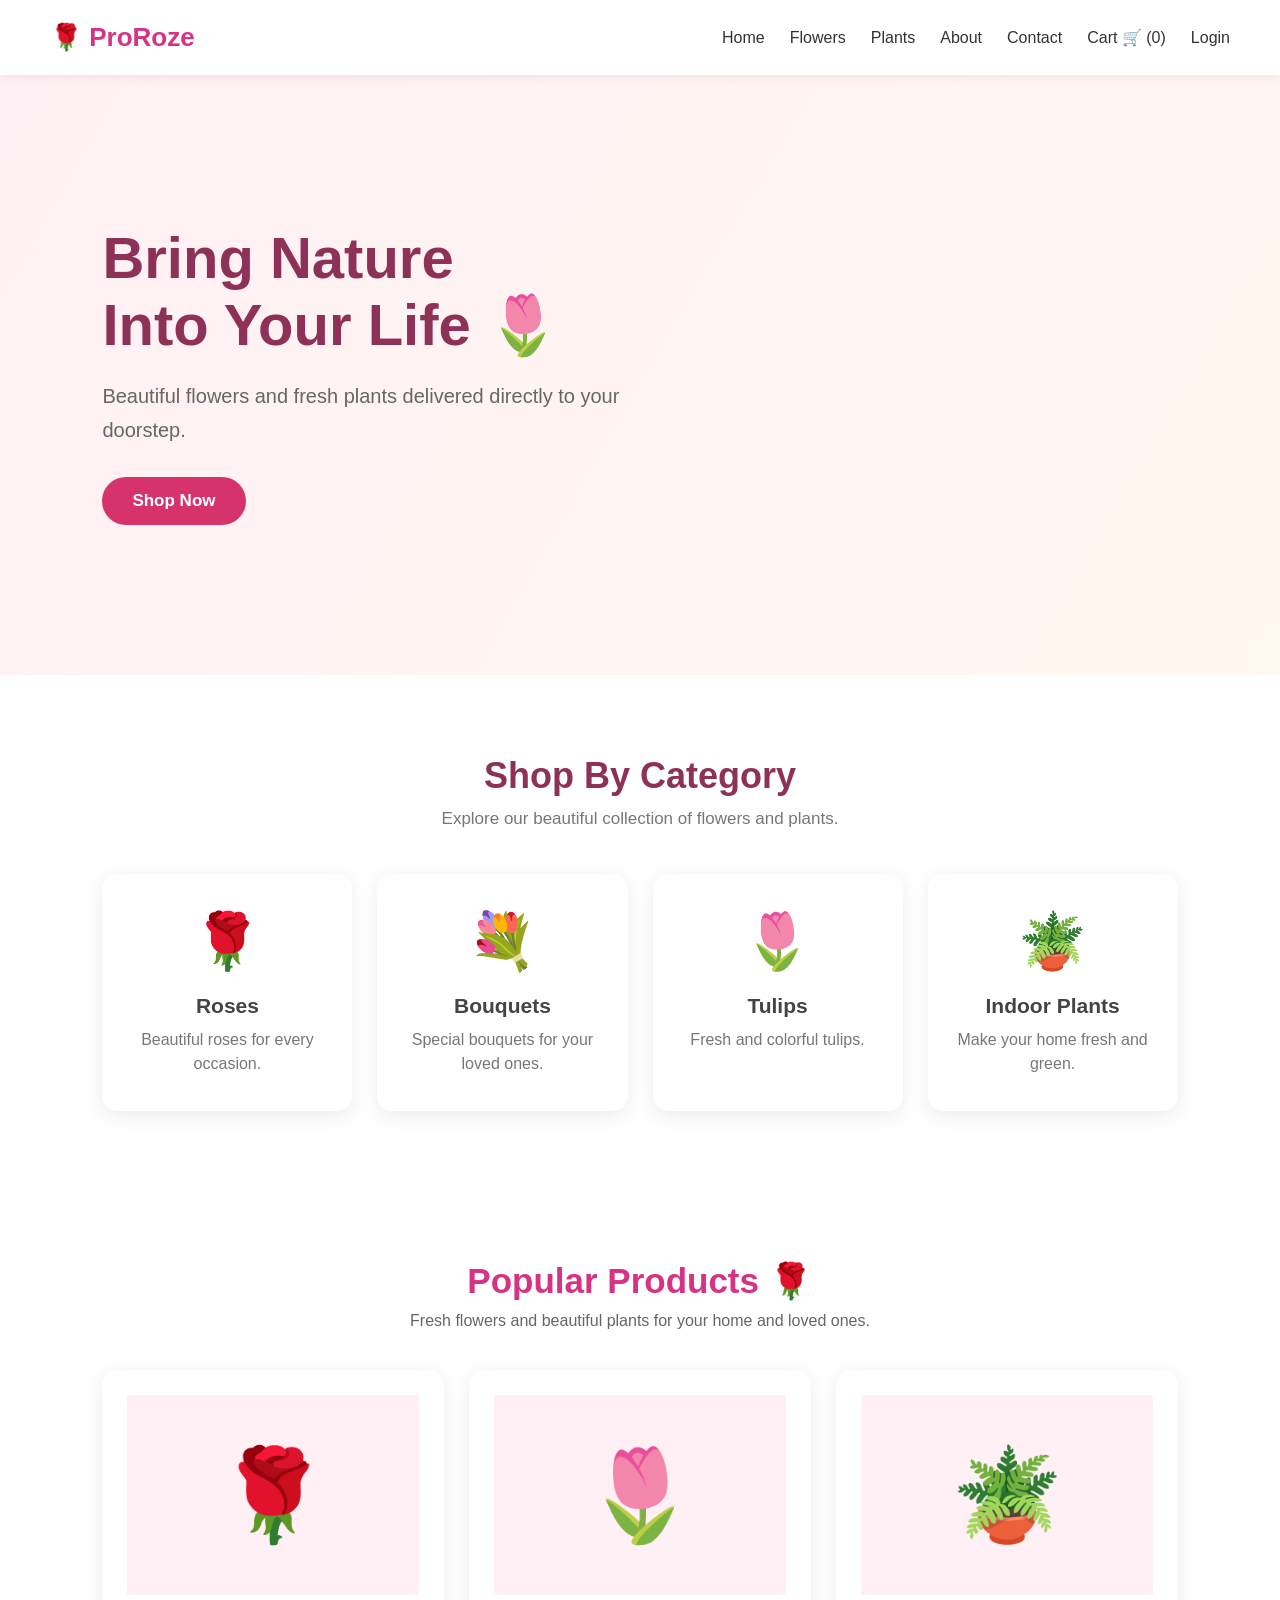
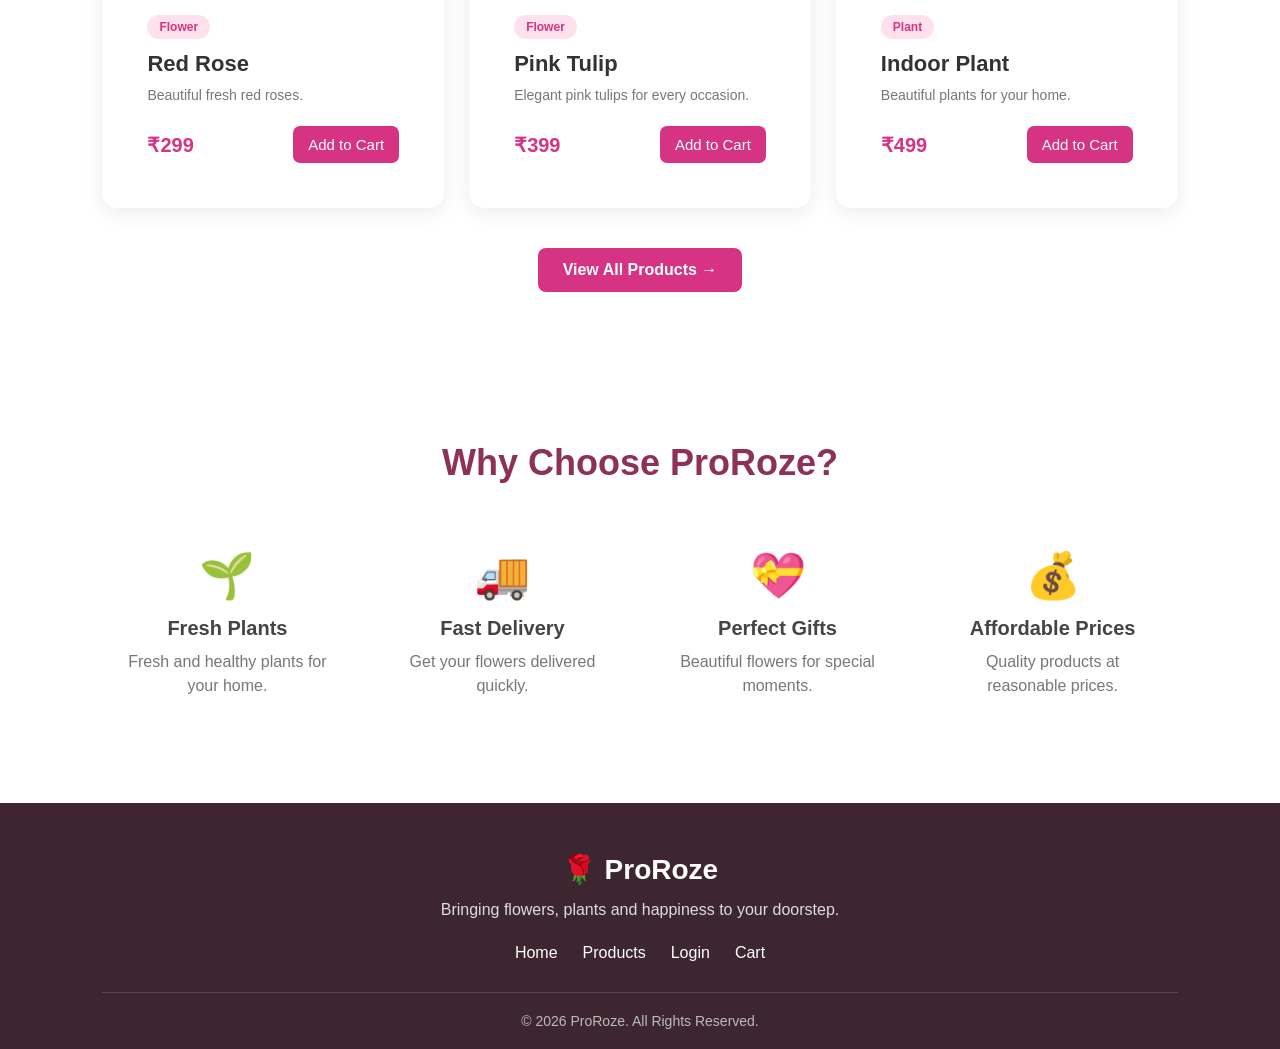
<file: index.html>
<!DOCTYPE html>
<html lang="en">
<head>
    <meta charset="UTF-8">
    <meta name="viewport" content="width=device-width, initial-scale=1.0">

    <title>ProRoze | Flowers & Plants</title>

    <link rel="stylesheet" href="css/style.css">
</head>

<body>

    <!-- ================= NAVBAR ================= -->
   <!-- ========================================
     NAVBAR
========================================= -->

<nav class="navbar">

    <div class="logo">
        🌹 ProRoze
    </div>


    <!-- Hamburger Button -->

    <button
        class="menu-toggle"
        id="menuToggle"
        aria-label="Open navigation menu"
    >
        ☰
    </button>


    <!-- Navigation Links -->

    <ul class="nav-links" id="navLinks">

        <li>
            <a href="index.html">
                Home
            </a>
        </li>

        <li>
            <a href="products.html">
                Flowers
            </a>
        </li>

        <li>
            <a href="products.html">
                Plants
            </a>
        </li>

        <li>
            <a href="about.html">
                About
            </a>
        </li>

        <li>
            <a href="contact.html">
                Contact
            </a>
        </li>

        <li>
            <a href="cart.html">
                Cart 🛒
            </a>
        </li>

        <li>
            <a href="login.html">
                Login
            </a>
        </li>

    </ul>

</nav>

    <!-- ================= HERO SECTION ================= -->
    <section class="hero">

        <div class="hero-content">

            <h1>
                Bring Nature <br>
                Into Your Life 🌷
            </h1>

            <p>
                Beautiful flowers and fresh plants delivered
                directly to your doorstep.
            </p>

            <a href="products.html" class="shop-btn">
                Shop Now
            </a>

        </div>

    </section>


    <!-- ================= CATEGORIES ================= -->
    <section class="categories">

        <h2>Shop By Category</h2>

        <p class="section-text">
            Explore our beautiful collection of flowers and plants.
        </p>


        <div class="category-container">

            <div class="category-card">
                <div class="category-icon">🌹</div>
                <h3>Roses</h3>
                <p>Beautiful roses for every occasion.</p>
            </div>


            <div class="category-card">
                <div class="category-icon">💐</div>
                <h3>Bouquets</h3>
                <p>Special bouquets for your loved ones.</p>
            </div>


            <div class="category-card">
                <div class="category-icon">🌷</div>
                <h3>Tulips</h3>
                <p>Fresh and colorful tulips.</p>
            </div>


            <div class="category-card">
                <div class="category-icon">🪴</div>
                <h3>Indoor Plants</h3>
                <p>Make your home fresh and green.</p>
            </div>

        </div>

    </section>


    <!-- ================= FEATURED PRODUCTS ================= -->
   <!-- ========================================
     POPULAR PRODUCTS
========================================= -->

<section class="products-section">

    <div class="section-title">

        <h2>
            Popular Products 🌹
        </h2>

        <p>
            Fresh flowers and beautiful plants
            for your home and loved ones.
        </p>

    </div>


    <div class="product-grid">


        <!-- Red Rose -->

        <div class="product-card">

            <div class="product-card-image">
                🌹
            </div>

            <div class="product-card-info">

                <span>
                    Flower
                </span>

                <h3>
                    Red Rose
                </h3>

                <p>
                    Beautiful fresh red roses.
                </p>

                <div class="product-card-bottom">

                    <strong>
                        ₹299
                    </strong>

                    <button
                        onclick="addToCart('Red Rose', 299)"
                    >
                        Add to Cart
                    </button>

                </div>

            </div>

        </div>



        <!-- Pink Tulip -->

        <div class="product-card">

            <div class="product-card-image">
                🌷
            </div>

            <div class="product-card-info">

                <span>
                    Flower
                </span>

                <h3>
                    Pink Tulip
                </h3>

                <p>
                    Elegant pink tulips for every occasion.
                </p>

                <div class="product-card-bottom">

                    <strong>
                        ₹399
                    </strong>

                    <button
                        onclick="addToCart('Pink Tulip', 399)"
                    >
                        Add to Cart
                    </button>

                </div>

            </div>

        </div>



        <!-- Indoor Plant -->

        <div class="product-card">

            <div class="product-card-image">
                🪴
            </div>

            <div class="product-card-info">

                <span>
                    Plant
                </span>

                <h3>
                    Indoor Plant
                </h3>

                <p>
                    Beautiful plants for your home.
                </p>

                <div class="product-card-bottom">

                    <strong>
                        ₹499
                    </strong>

                    <button
                        onclick="addToCart('Indoor Plant', 499)"
                    >
                        Add to Cart
                    </button>

                </div>

            </div>

        </div>

    </div>


    <!-- View All Products -->

    <div class="view-products">

        <a href="products.html">
            View All Products →
        </a>

    </div>

</section>


    <!-- ================= WHY CHOOSE US ================= -->
    <section class="why-us">

        <h2>Why Choose ProRoze?</h2>

        <div class="features">

            <div>
                <span>🌱</span>
                <h3>Fresh Plants</h3>
                <p>Fresh and healthy plants for your home.</p>
            </div>


            <div>
                <span>🚚</span>
                <h3>Fast Delivery</h3>
                <p>Get your flowers delivered quickly.</p>
            </div>


            <div>
                <span>💝</span>
                <h3>Perfect Gifts</h3>
                <p>Beautiful flowers for special moments.</p>
            </div>


            <div>
                <span>💰</span>
                <h3>Affordable Prices</h3>
                <p>Quality products at reasonable prices.</p>
            </div>

        </div>

    </section>


    <!-- ================= FOOTER ================= -->
    <footer>

        <div class="footer-content">

            <h2>🌹 ProRoze</h2>

            <p>
                Bringing flowers, plants and happiness to your doorstep.
            </p>

            <div class="footer-links">
                <a href="index.html">Home</a>
                <a href="products.html">Products</a>
                <a href="login.html">Login</a>
                <a href="cart.html">Cart</a>
            </div>

        </div>

        <p class="copyright">
            © 2026 ProRoze. All Rights Reserved.
        </p>

    </footer>


    <!-- JavaScript -->
    <script src="js/app.js"></script>

</body>
</html>
</file>
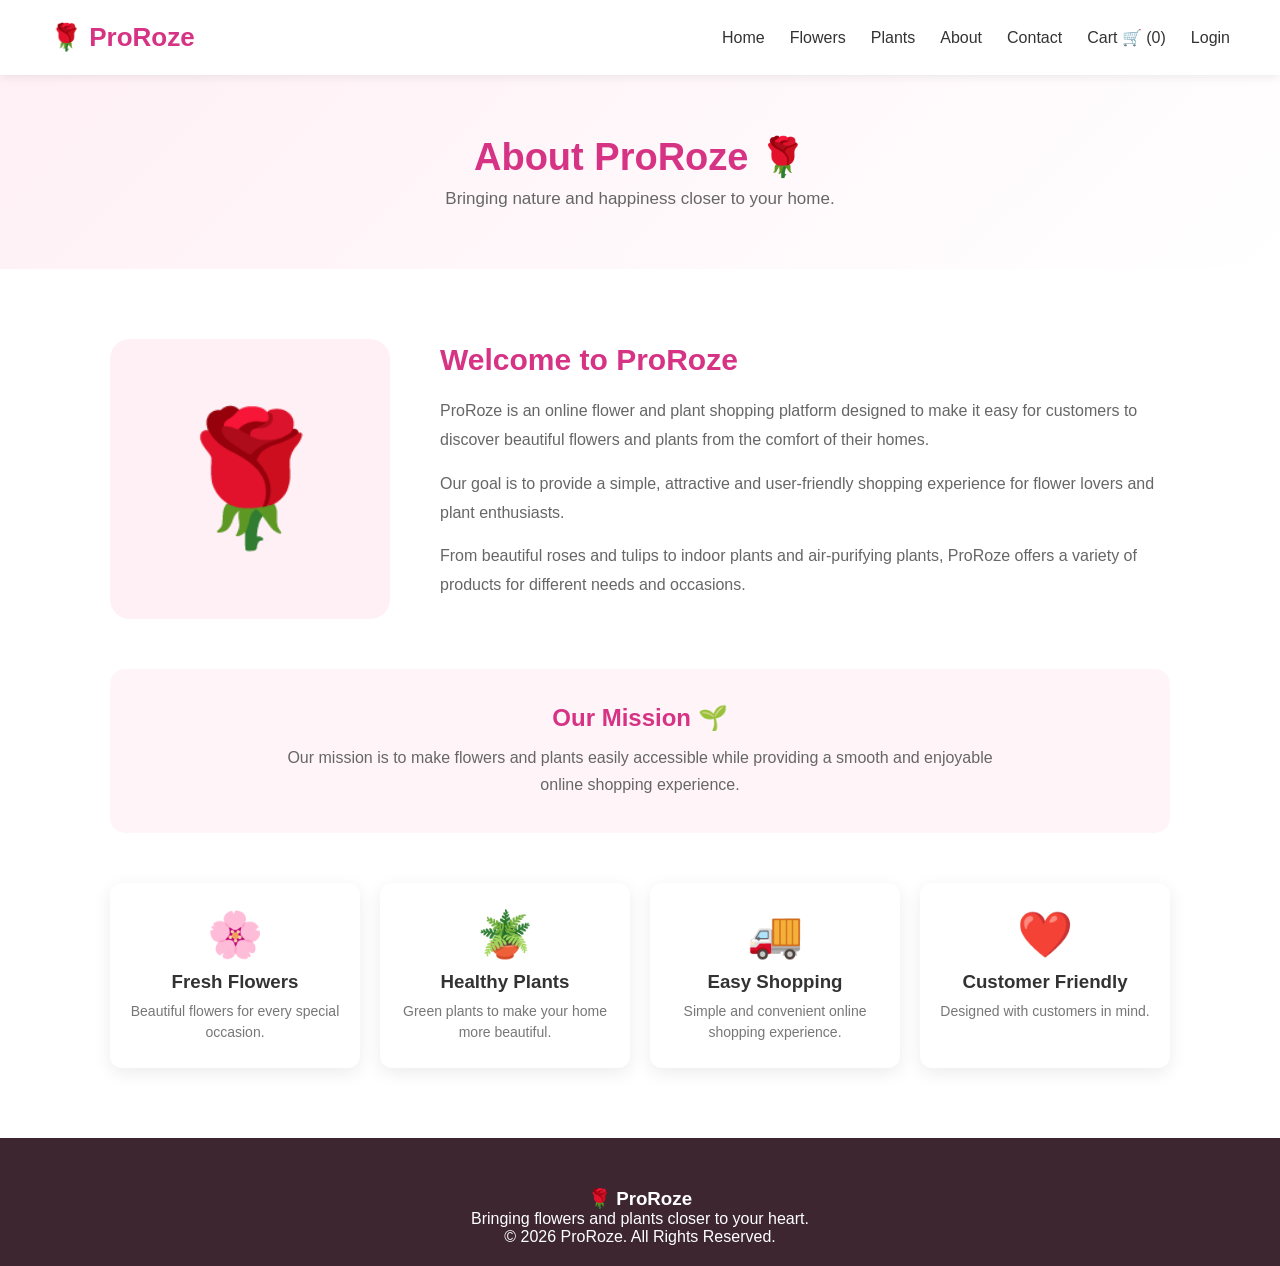
<file: about.html>
<!DOCTYPE html>
<html lang="en">

<head>

    <meta charset="UTF-8">

    <meta
        name="viewport"
        content="width=device-width, initial-scale=1.0"
    >

    <title>About Us - ProRoze</title>


    <link
        rel="stylesheet"
        href="css/style.css"
    >

    <link
        rel="stylesheet"
        href="css/pages.css"
    >

</head>


<body>


    <!-- ========================================
         NAVBAR
    ========================================= -->

  

<nav class="navbar">

    <div class="logo">
        🌹 ProRoze
    </div>


    <!-- Hamburger Button -->

    <button
        class="menu-toggle"
        id="menuToggle"
        aria-label="Open navigation menu"
    >
        ☰
    </button>


    <!-- Navigation Links -->

    <ul class="nav-links" id="navLinks">

        <li>
            <a href="index.html">
                Home
            </a>
        </li>

        <li>
            <a href="products.html">
                Flowers
            </a>
        </li>

        <li>
            <a href="products.html">
                Plants
            </a>
        </li>

        <li>
            <a href="about.html">
                About
            </a>
        </li>

        <li>
            <a href="contact.html">
                Contact
            </a>
        </li>

        <li>
            <a href="cart.html">
                Cart 🛒
            </a>
        </li>

        <li>
            <a href="login.html">
                Login
            </a>
        </li>

    </ul>

</nav>


    <!-- ========================================
         ABOUT HEADER
    ========================================= -->

    <section class="page-header">

        <h1>
            About ProRoze 🌹
        </h1>

        <p>
            Bringing nature and happiness
            closer to your home.
        </p>

    </section>



    <!-- ========================================
         ABOUT CONTENT
    ========================================= -->

    <section class="about-section">

        <div class="about-content">


            <div class="about-icon">
                🌹
            </div>


            <div class="about-text">

                <h2>
                    Welcome to ProRoze
                </h2>

                <p>
                    ProRoze is an online flower and
                    plant shopping platform designed
                    to make it easy for customers to
                    discover beautiful flowers and
                    plants from the comfort of their
                    homes.
                </p>


                <p>
                    Our goal is to provide a simple,
                    attractive and user-friendly
                    shopping experience for flower
                    lovers and plant enthusiasts.
                </p>


                <p>
                    From beautiful roses and tulips
                    to indoor plants and air-purifying
                    plants, ProRoze offers a variety
                    of products for different needs
                    and occasions.
                </p>

            </div>

        </div>



        <!-- ========================================
             MISSION
        ========================================= -->

        <div class="mission-box">

            <h2>
                Our Mission 🌱
            </h2>

            <p>
                Our mission is to make flowers and
                plants easily accessible while
                providing a smooth and enjoyable
                online shopping experience.
            </p>

        </div>



        <!-- ========================================
             FEATURES
        ========================================= -->

        <div class="about-features">

            <div class="about-feature">

                <div>
                    🌸
                </div>

                <h3>
                    Fresh Flowers
                </h3>

                <p>
                    Beautiful flowers for every
                    special occasion.
                </p>

            </div>


            <div class="about-feature">

                <div>
                    🪴
                </div>

                <h3>
                    Healthy Plants
                </h3>

                <p>
                    Green plants to make your
                    home more beautiful.
                </p>

            </div>


            <div class="about-feature">

                <div>
                    🚚
                </div>

                <h3>
                    Easy Shopping
                </h3>

                <p>
                    Simple and convenient online
                    shopping experience.
                </p>

            </div>


            <div class="about-feature">

                <div>
                    ❤️
                </div>

                <h3>
                    Customer Friendly
                </h3>

                <p>
                    Designed with customers
                    in mind.
                </p>

            </div>

        </div>

    </section>



    <!-- ========================================
         FOOTER
    ========================================= -->

    <footer class="footer">

        <h3>
            🌹 ProRoze
        </h3>

        <p>
            Bringing flowers and plants closer
            to your heart.
        </p>

        <p>
            © 2026 ProRoze. All Rights Reserved.
        </p>

    </footer>



    <script src="js/app.js"></script>

</body>

</html>
</file>
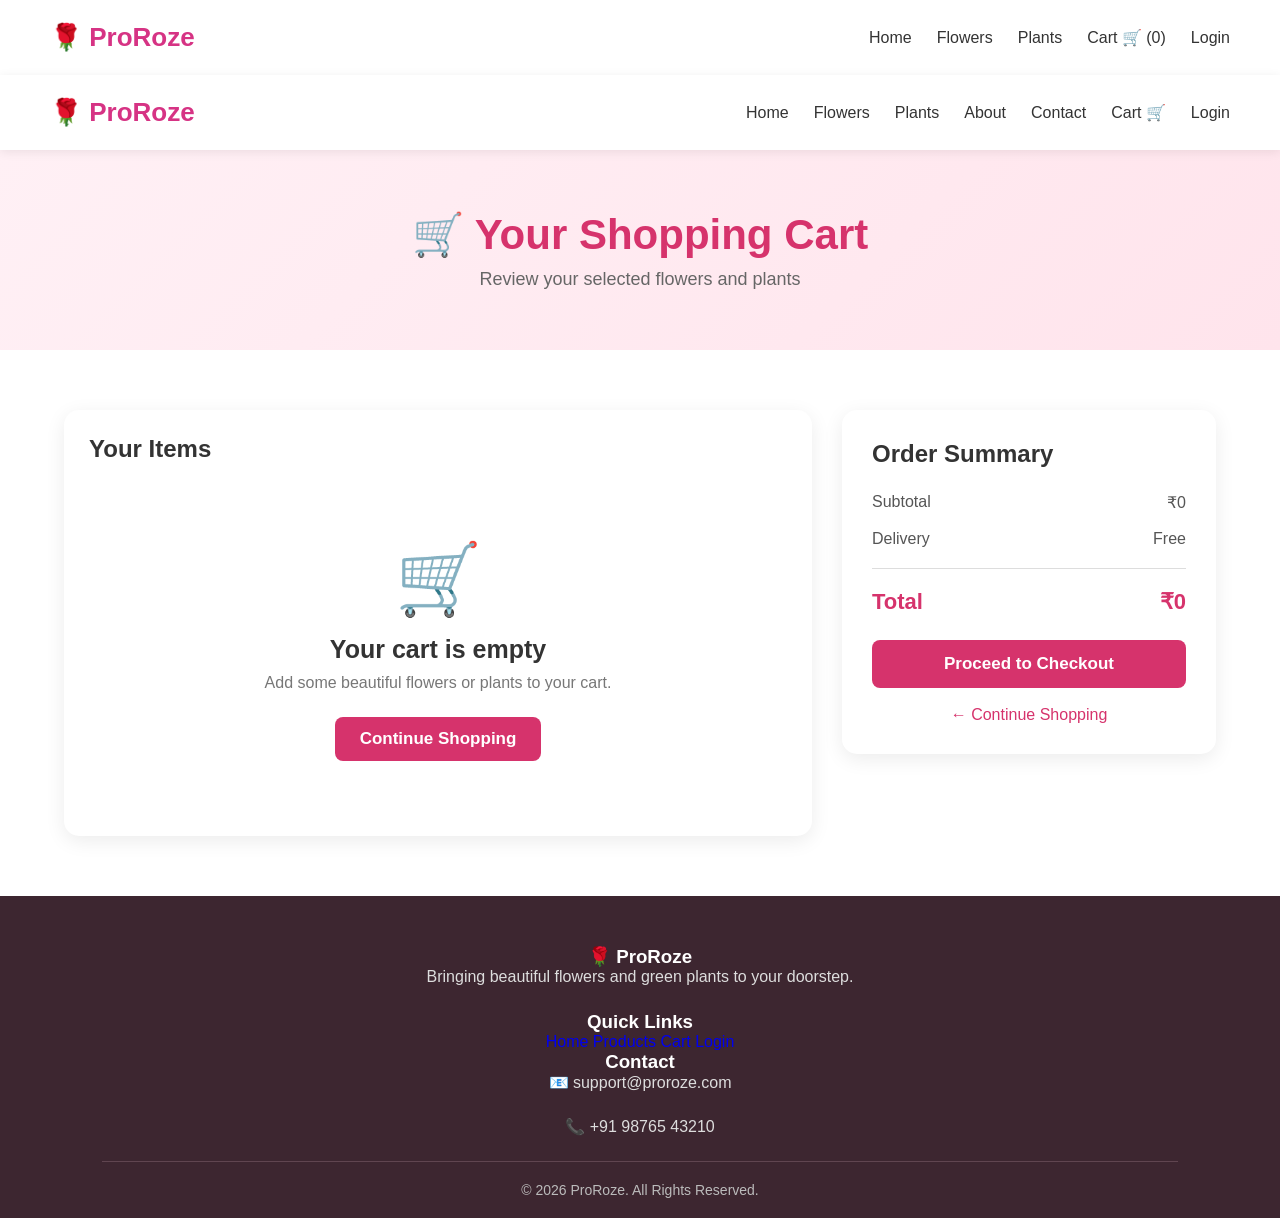
<file: cart.html>
<!DOCTYPE html>
<html lang="en">
<head>
    <meta charset="UTF-8">
    <meta name="viewport" content="width=device-width, initial-scale=1.0">

    <title>ProRoze - Shopping Cart</title>

    <!-- Main CSS -->
    <link rel="stylesheet" href="css/style.css">

    <!-- Cart CSS -->
    <link rel="stylesheet" href="css/cart.css">
</head>

<body>

    <!-- ================= NAVBAR ================= -->

    <header>
        <nav class="navbar">

            <div class="logo">
                🌹 ProRoze
            </div>

            <ul class="nav-links">
                <li><a href="index.html">Home</a></li>
                <li><a href="products.html">Flowers</a></li>
                <li><a href="products.html">Plants</a></li>
                <li>
                    <a href="cart.html">
                        Cart 🛒
                    </a>
                </li>
                <li>
                    <a href="login.html">
                        Login
                    </a>
                </li>
            </ul>

        </nav>
    </header><!-- ========================================
     NAVBAR
========================================= -->

<nav class="navbar">

    <div class="logo">
        🌹 ProRoze
    </div>


    <!-- Hamburger Button -->

    <button
        class="menu-toggle"
        id="menuToggle"
        aria-label="Open navigation menu"
    >
        ☰
    </button>


    <!-- Navigation Links -->

    <ul class="nav-links" id="navLinks">

        <li>
            <a href="index.html">
                Home
            </a>
        </li>

        <li>
            <a href="products.html">
                Flowers
            </a>
        </li>

        <li>
            <a href="products.html">
                Plants
            </a>
        </li>

        <li>
            <a href="about.html">
                About
            </a>
        </li>

        <li>
            <a href="contact.html">
                Contact
            </a>
        </li>

        <li>
            <a href="cart.html">
                Cart 🛒
            </a>
        </li>

        <li>
            <a href="login.html">
                Login
            </a>
        </li>

    </ul>

</nav>


    <!-- ================= CART HEADER ================= -->

    <section class="cart-header">

        <h1>🛒 Your Shopping Cart</h1>

        <p>
            Review your selected flowers and plants
        </p>

    </section>


    <!-- ================= CART SECTION ================= -->

    <section class="cart-section">

        <div class="cart-container">

            <!-- Cart Products -->

            <div class="cart-products">

                <h2>Your Items</h2>

                <!-- Products will be added by JavaScript -->

                <div id="cartItems"></div>

                <!-- Empty Cart Message -->

                <div id="emptyCart" class="empty-cart">

                    <div class="empty-icon">
                        🛒
                    </div>

                    <h3>Your cart is empty</h3>

                    <p>
                        Add some beautiful flowers or plants
                        to your cart.
                    </p>

                    <a href="products.html" class="shop-btn">
                        Continue Shopping
                    </a>

                </div>

            </div>


            <!-- ================= CART SUMMARY ================= -->

            <div class="cart-summary">

                <h2>Order Summary</h2>

                <div class="summary-row">

                    <span>Subtotal</span>

                    <span id="cartTotal">
                        ₹0
                    </span>

                </div>

                <div class="summary-row">

                    <span>Delivery</span>

                    <span>
                        Free
                    </span>

                </div>

                <hr>

                <div class="summary-total">

                    <span>Total</span>

                    <span id="finalTotal">
                        ₹0
                    </span>

                </div>

                <!-- Checkout Button -->

                <button
                    class="checkout-btn"
                    onclick="checkout()">

                    Proceed to Checkout

                </button>

                <a
                    href="products.html"
                    class="continue-shopping">

                    ← Continue Shopping

                </a>

            </div>

        </div>

    </section>


    <!-- ================= FOOTER ================= -->

    <footer>

        <div class="footer-content">

            <div class="footer-box">

                <h3>🌹 ProRoze</h3>

                <p>
                    Bringing beautiful flowers and
                    green plants to your doorstep.
                </p>

            </div>


            <div class="footer-box">

                <h3>Quick Links</h3>

                <a href="index.html">Home</a>
                <a href="products.html">Products</a>
                <a href="cart.html">Cart</a>
                <a href="login.html">Login</a>

            </div>


            <div class="footer-box">

                <h3>Contact</h3>

                <p>📧 support@proroze.com</p>
                <p>📞 +91 98765 43210</p>

            </div>

        </div>

        <p class="copyright">
            © 2026 ProRoze. All Rights Reserved.
        </p>

    </footer>


    <!-- Cart JavaScript -->

    <script src="js/cart.js"></script>

</body>
</html>
</file>
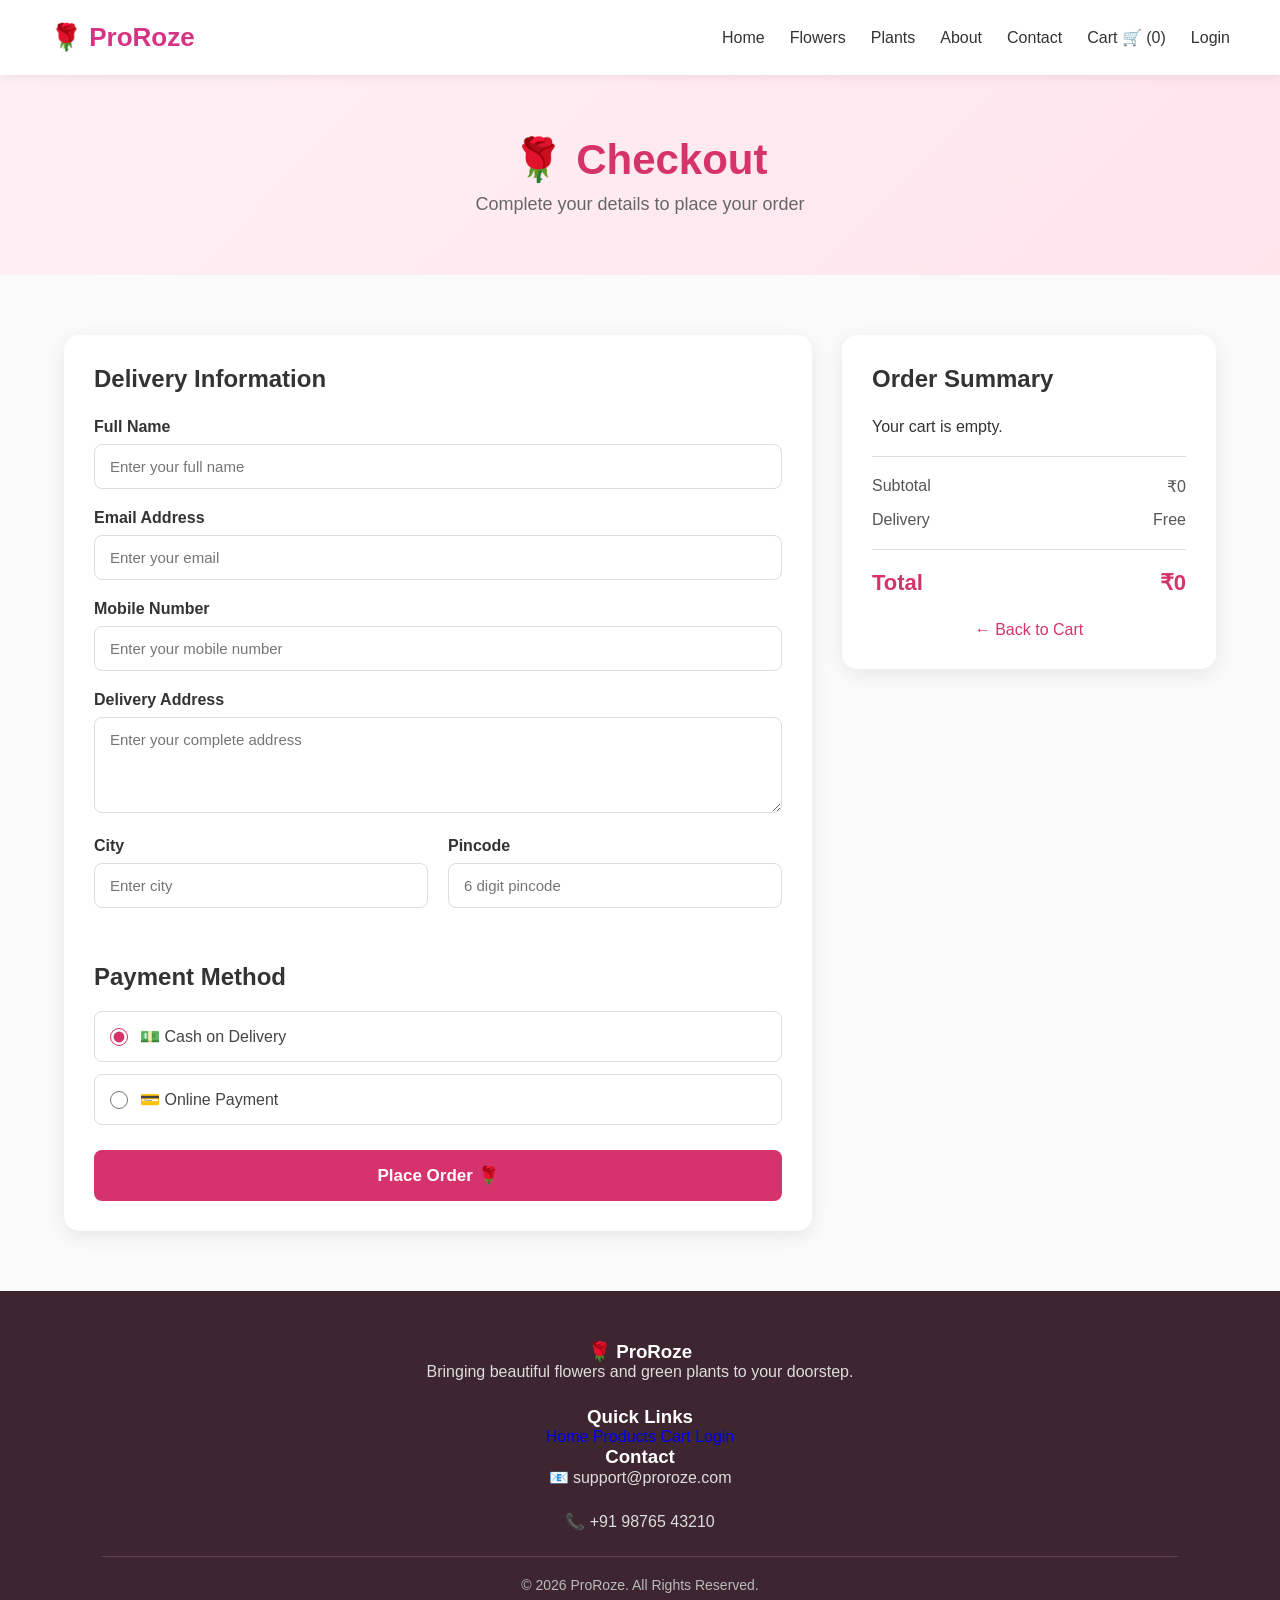
<file: checkout.html>
<!DOCTYPE html>
<html lang="en">
<head>
    <meta charset="UTF-8">
    <meta name="viewport" content="width=device-width, initial-scale=1.0">

    <title>ProRoze - Checkout</title>

    <!-- Main CSS -->
    <link rel="stylesheet" href="css/style.css">

    <!-- Checkout CSS -->
    <link rel="stylesheet" href="css/checkout.css">
</head>

<body>

    <!-- ================= NAVBAR ================= -->
<!-- ========================================
     NAVBAR
========================================= -->

<nav class="navbar">

    <div class="logo">
        🌹 ProRoze
    </div>


    <!-- Hamburger Button -->

    <button
        class="menu-toggle"
        id="menuToggle"
        aria-label="Open navigation menu"
    >
        ☰
    </button>


    <!-- Navigation Links -->

    <ul class="nav-links" id="navLinks">

        <li>
            <a href="index.html">
                Home
            </a>
        </li>

        <li>
            <a href="products.html">
                Flowers
            </a>
        </li>

        <li>
            <a href="products.html">
                Plants
            </a>
        </li>

        <li>
            <a href="about.html">
                About
            </a>
        </li>

        <li>
            <a href="contact.html">
                Contact
            </a>
        </li>

        <li>
            <a href="cart.html">
                Cart 🛒
            </a>
        </li>

        <li>
            <a href="login.html">
                Login
            </a>
        </li>

    </ul>

</nav>

    <!-- ================= CHECKOUT HEADER ================= -->

    <section class="checkout-header">

        <h1>🌹 Checkout</h1>

        <p>
            Complete your details to place your order
        </p>

    </section>


    <!-- ================= CHECKOUT SECTION ================= -->

    <section class="checkout-section">

        <div class="checkout-container">


            <!-- ================= CUSTOMER DETAILS ================= -->

            <div class="customer-details">

                <h2>Delivery Information</h2>

                <form id="checkoutForm">

                    <!-- Full Name -->

                    <div class="form-group">

                        <label for="name">
                            Full Name
                        </label>

                        <input
                            type="text"
                            id="name"
                            placeholder="Enter your full name"
                            required>

                    </div>


                    <!-- Email -->

                    <div class="form-group">

                        <label for="email">
                            Email Address
                        </label>

                        <input
                            type="email"
                            id="email"
                            placeholder="Enter your email"
                            required>

                    </div>


                    <!-- Phone -->

                    <div class="form-group">

                        <label for="phone">
                            Mobile Number
                        </label>

                        <input
                            type="tel"
                            id="phone"
                            placeholder="Enter your mobile number"
                            maxlength="10"
                            required>

                    </div>


                    <!-- Address -->

                    <div class="form-group">

                        <label for="address">
                            Delivery Address
                        </label>

                        <textarea
                            id="address"
                            rows="4"
                            placeholder="Enter your complete address"
                            required></textarea>

                    </div>


                    <!-- City -->

                    <div class="form-row">

                        <div class="form-group">

                            <label for="city">
                                City
                            </label>

                            <input
                                type="text"
                                id="city"
                                placeholder="Enter city"
                                required>

                        </div>


                        <!-- Pincode -->

                        <div class="form-group">

                            <label for="pincode">
                                Pincode
                            </label>

                            <input
                                type="text"
                                id="pincode"
                                placeholder="6 digit pincode"
                                maxlength="6"
                                required>

                        </div>

                    </div>


                    <!-- ================= PAYMENT ================= -->

                    <h2 class="payment-heading">
                        Payment Method
                    </h2>


                    <div class="payment-options">

                        <label class="payment-option">

                            <input
                                type="radio"
                                name="payment"
                                value="cod"
                                checked>

                            <span>
                                💵 Cash on Delivery
                            </span>

                        </label>


                        <label class="payment-option">

                            <input
                                type="radio"
                                name="payment"
                                value="online">

                            <span>
                                💳 Online Payment
                            </span>

                        </label>

                    </div>


                    <!-- Place Order -->

                    <button
                        type="submit"
                        class="place-order-btn">

                        Place Order 🌹

                    </button>

                </form>

            </div>


            <!-- ================= ORDER SUMMARY ================= -->

            <div class="checkout-summary">

                <h2>Order Summary</h2>

                <!-- Products will be displayed here -->

                <div id="checkoutItems"></div>


                <hr>


                <div class="summary-row">

                    <span>
                        Subtotal
                    </span>

                    <span id="checkoutSubtotal">
                        ₹0
                    </span>

                </div>


                <div class="summary-row">

                    <span>
                        Delivery
                    </span>

                    <span>
                        Free
                    </span>

                </div>


                <hr>


                <div class="checkout-total">

                    <span>
                        Total
                    </span>

                    <span id="checkoutTotal">
                        ₹0
                    </span>

                </div>


                <!-- Back to Cart -->

                <a
                    href="cart.html"
                    class="back-cart">

                    ← Back to Cart

                </a>

            </div>

        </div>

    </section>


    <!-- ================= FOOTER ================= -->

    <footer>

        <div class="footer-content">

            <div class="footer-box">

                <h3>🌹 ProRoze</h3>

                <p>
                    Bringing beautiful flowers and
                    green plants to your doorstep.
                </p>

            </div>


            <div class="footer-box">

                <h3>Quick Links</h3>

                <a href="index.html">Home</a>
                <a href="products.html">Products</a>
                <a href="cart.html">Cart</a>
                <a href="login.html">Login</a>

            </div>


            <div class="footer-box">

                <h3>Contact</h3>

                <p>
                    📧 support@proroze.com
                </p>

                <p>
                    📞 +91 98765 43210
                </p>

            </div>

        </div>


        <p class="copyright">
            © 2026 ProRoze. All Rights Reserved.
        </p>

    </footer>


    <!-- Checkout JavaScript -->

    <script src="js/checkout.js"></script>

</body>
</html>
</file>
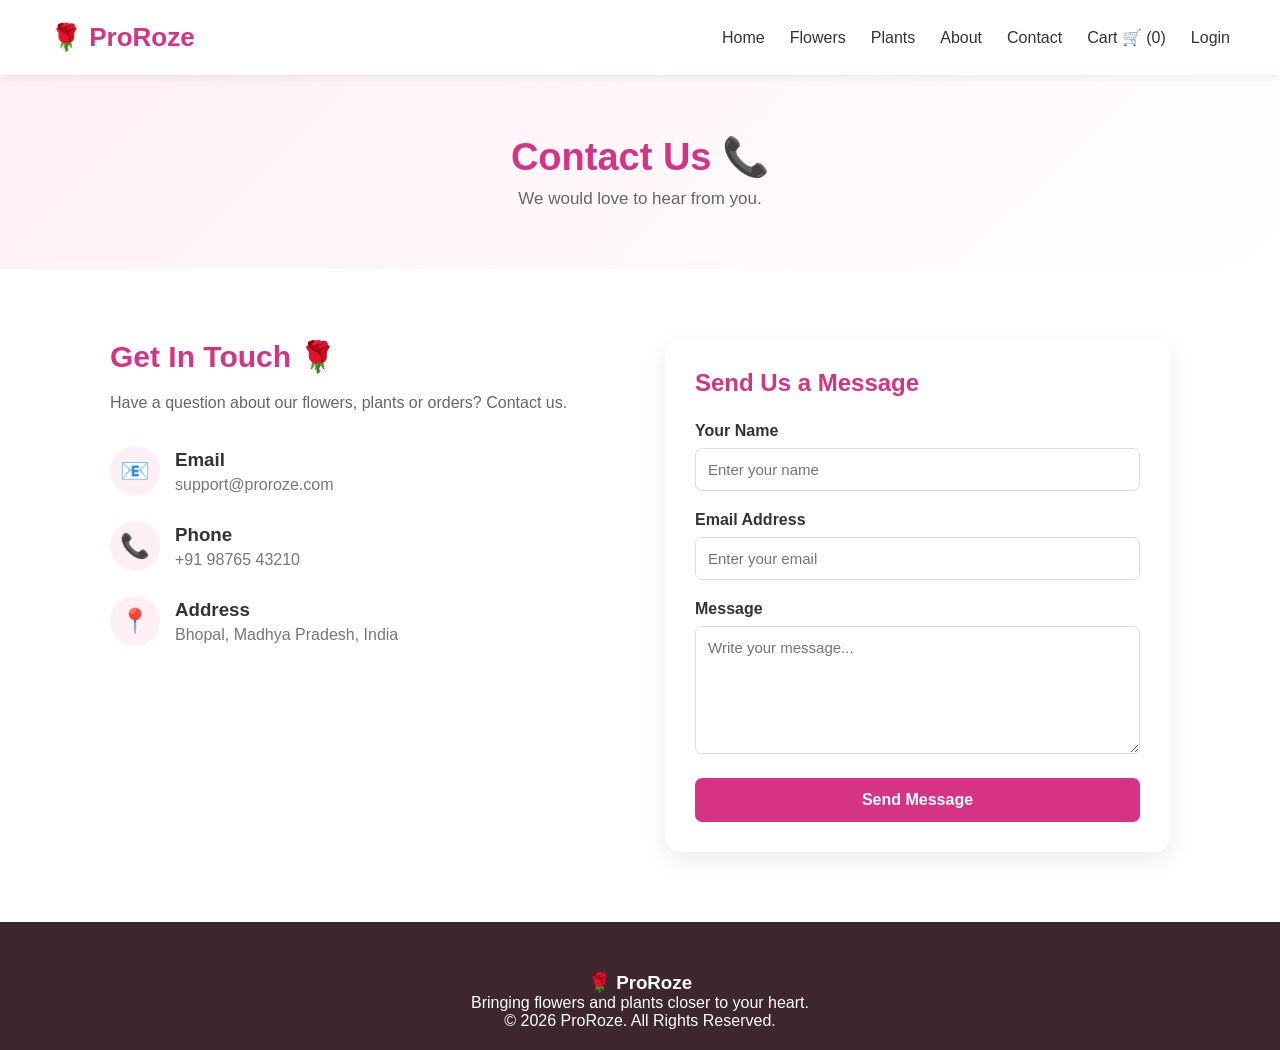
<file: contact.html>
<!DOCTYPE html>
<html lang="en">

<head>

    <meta charset="UTF-8">

    <meta
        name="viewport"
        content="width=device-width, initial-scale=1.0"
    >

    <title>Contact Us - ProRoze</title>


    <link
        rel="stylesheet"
        href="css/style.css"
    >

    <link
        rel="stylesheet"
        href="css/pages.css"
    >

</head>


<body>


    <!-- ========================================
         NAVBAR
    ========================================= -->

<!-- ========================================
     NAVBAR
========================================= -->

<nav class="navbar">

    <div class="logo">
        🌹 ProRoze
    </div>


    <!-- Hamburger Button -->

    <button
        class="menu-toggle"
        id="menuToggle"
        aria-label="Open navigation menu"
    >
        ☰
    </button>


    <!-- Navigation Links -->

    <ul class="nav-links" id="navLinks">

        <li>
            <a href="index.html">
                Home
            </a>
        </li>

        <li>
            <a href="products.html">
                Flowers
            </a>
        </li>

        <li>
            <a href="products.html">
                Plants
            </a>
        </li>

        <li>
            <a href="about.html">
                About
            </a>
        </li>

        <li>
            <a href="contact.html">
                Contact
            </a>
        </li>

        <li>
            <a href="cart.html">
                Cart 🛒
            </a>
        </li>

        <li>
            <a href="login.html">
                Login
            </a>
        </li>

    </ul>

</nav>



    <!-- ========================================
         CONTACT HEADER
    ========================================= -->

    <section class="page-header">

        <h1>
            Contact Us 📞
        </h1>

        <p>
            We would love to hear from you.
        </p>

    </section>



    <!-- ========================================
         CONTACT SECTION
    ========================================= -->

    <section class="contact-section">


        <!-- CONTACT INFORMATION -->

        <div class="contact-info">

            <h2>
                Get In Touch 🌹
            </h2>

            <p>
                Have a question about our flowers,
                plants or orders? Contact us.
            </p>


            <div class="contact-item">

                <span>
                    📧
                </span>

                <div>

                    <h3>
                        Email
                    </h3>

                    <p>
                        support@proroze.com
                    </p>

                </div>

            </div>


            <div class="contact-item">

                <span>
                    📞
                </span>

                <div>

                    <h3>
                        Phone
                    </h3>

                    <p>
                        +91 98765 43210
                    </p>

                </div>

            </div>


            <div class="contact-item">

                <span>
                    📍
                </span>

                <div>

                    <h3>
                        Address
                    </h3>

                    <p>
                        Bhopal, Madhya Pradesh, India
                    </p>

                </div>

            </div>

        </div>



        <!-- CONTACT FORM -->

        <div class="contact-form-box">

            <h2>
                Send Us a Message
            </h2>


            <form id="contactForm">


                <div class="form-group">

                    <label for="contactName">
                        Your Name
                    </label>

                    <input
                        type="text"
                        id="contactName"
                        placeholder="Enter your name"
                    >

                </div>


                <div class="form-group">

                    <label for="contactEmail">
                        Email Address
                    </label>

                    <input
                        type="email"
                        id="contactEmail"
                        placeholder="Enter your email"
                    >

                </div>


                <div class="form-group">

                    <label for="contactMessage">
                        Message
                    </label>

                    <textarea
                        id="contactMessage"
                        rows="6"
                        placeholder="Write your message..."
                    ></textarea>

                </div>


                <button
                    type="submit"
                    class="contact-btn"
                >
                    Send Message
                </button>


            </form>

        </div>

    </section>



    <!-- ========================================
         FOOTER
    ========================================= -->

    <footer class="footer">

        <h3>
            🌹 ProRoze
        </h3>

        <p>
            Bringing flowers and plants closer
            to your heart.
        </p>

        <p>
            © 2026 ProRoze. All Rights Reserved.
        </p>

    </footer>



    <script src="js/app.js"></script>


    <!-- Contact Form JS -->

    <script>

        const contactForm =
            document.getElementById(
                "contactForm"
            );


        contactForm.addEventListener(
            "submit",
            function (event) {

                event.preventDefault();


                const name =
                    document
                        .getElementById(
                            "contactName"
                        )
                        .value
                        .trim();


                const email =
                    document
                        .getElementById(
                            "contactEmail"
                        )
                        .value
                        .trim();


                const message =
                    document
                        .getElementById(
                            "contactMessage"
                        )
                        .value
                        .trim();


                if (name === "") {

                    alert(
                        "Please enter your name."
                    );

                    return;
                }


                if (email === "") {

                    alert(
                        "Please enter your email."
                    );

                    return;
                }


                if (message === "") {

                    alert(
                        "Please enter your message."
                    );

                    return;
                }


                alert(
                    "Thank you, " +
                    name +
                    "! 🌹\n\n" +
                    "Your message has been received."
                );


                contactForm.reset();

            }
        );

    </script>

</body>

</html>
</file>
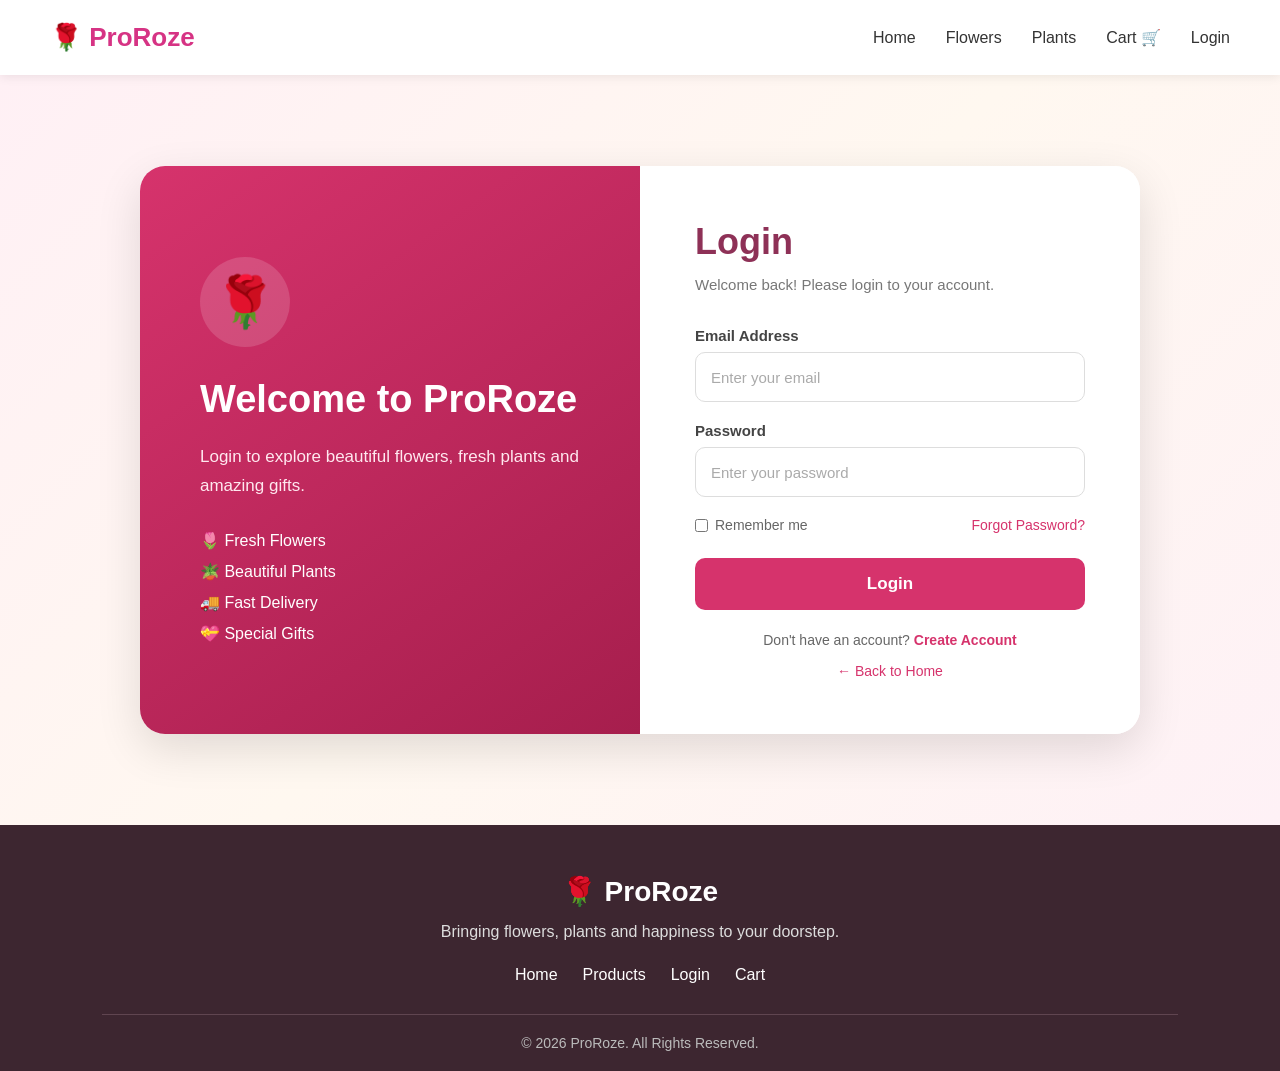
<file: login.html>
<!DOCTYPE html>
<html lang="en">

<head>

    <meta charset="UTF-8">

    <meta name="viewport" content="width=device-width, initial-scale=1.0">

    <title>ProRoze | Login</title>

    <link rel="stylesheet" href="css/style.css">
    <link rel="stylesheet" href="css/login.css">

</head>

<body>


    <!-- ================= NAVBAR ================= -->

    <header class="navbar">

        <div class="logo">
            🌹 ProRoze
        </div>

        <nav class="nav-links">

            <a href="index.html">Home</a>

            <a href="products.html">Flowers</a>

            <a href="products.html">Plants</a>

            <a href="cart.html">Cart 🛒</a>

            <a href="login.html" class="active">Login</a>

        </nav>

    </header>


    <!-- ================= LOGIN SECTION ================= -->

    <main class="login-page">

        <div class="login-container">


            <!-- LEFT SIDE -->

            <div class="login-info">

                <div class="login-flower">
                    🌹
                </div>

                <h1>
                    Welcome to ProRoze
                </h1>

                <p>
                    Login to explore beautiful flowers,
                    fresh plants and amazing gifts.
                </p>

                <div class="login-features">

                    <p>🌷 Fresh Flowers</p>

                    <p>🪴 Beautiful Plants</p>

                    <p>🚚 Fast Delivery</p>

                    <p>💝 Special Gifts</p>

                </div>

            </div>


            <!-- RIGHT SIDE -->

            <div class="login-box">

                <h2>
                    Login
                </h2>

                <p class="login-subtitle">
                    Welcome back! Please login to your account.
                </p>


                <!-- LOGIN FORM -->

                <form id="loginForm">


                    <!-- Email -->

                    <div class="input-group">

                        <label for="email">
                            Email Address
                        </label>

                        <input
                            type="email"
                            id="email"
                            placeholder="Enter your email"
                            required
                        >

                    </div>


                    <!-- Password -->

                    <div class="input-group">

                        <label for="password">
                            Password
                        </label>

                        <input
                            type="password"
                            id="password"
                            placeholder="Enter your password"
                            required
                        >

                    </div>


                    <!-- Remember -->

                    <div class="login-options">

                        <label class="remember">

                            <input
                                type="checkbox"
                                id="remember"
                            >

                            Remember me

                        </label>

                        <a href="#">
                            Forgot Password?
                        </a>

                    </div>


                    <!-- Login Button -->

                    <button
                        type="submit"
                        class="login-btn"
                    >
                        Login
                    </button>

                </form>


                <!-- Signup -->

                <p class="signup-text">

                    Don't have an account?

                    <a href="signup.html">
                        Create Account
                    </a>

                </p>


                <!-- Back Home -->

                <a
                    href="index.html"
                    class="back-home"
                >
                    ← Back to Home
                </a>

            </div>

        </div>

    </main>


    <!-- ================= FOOTER ================= -->

    <footer>

        <div class="footer-content">

            <h2>
                🌹 ProRoze
            </h2>

            <p>
                Bringing flowers, plants and happiness
                to your doorstep.
            </p>

            <div class="footer-links">

                <a href="index.html">
                    Home
                </a>

                <a href="products.html">
                    Products
                </a>

                <a href="login.html">
                    Login
                </a>

                <a href="cart.html">
                    Cart
                </a>

            </div>

        </div>

        <p class="copyright">
            © 2026 ProRoze. All Rights Reserved.
        </p>

    </footer>


    <!-- Login JavaScript -->

    <script src="js/login.js"></script>

</body>

</html>
</file>
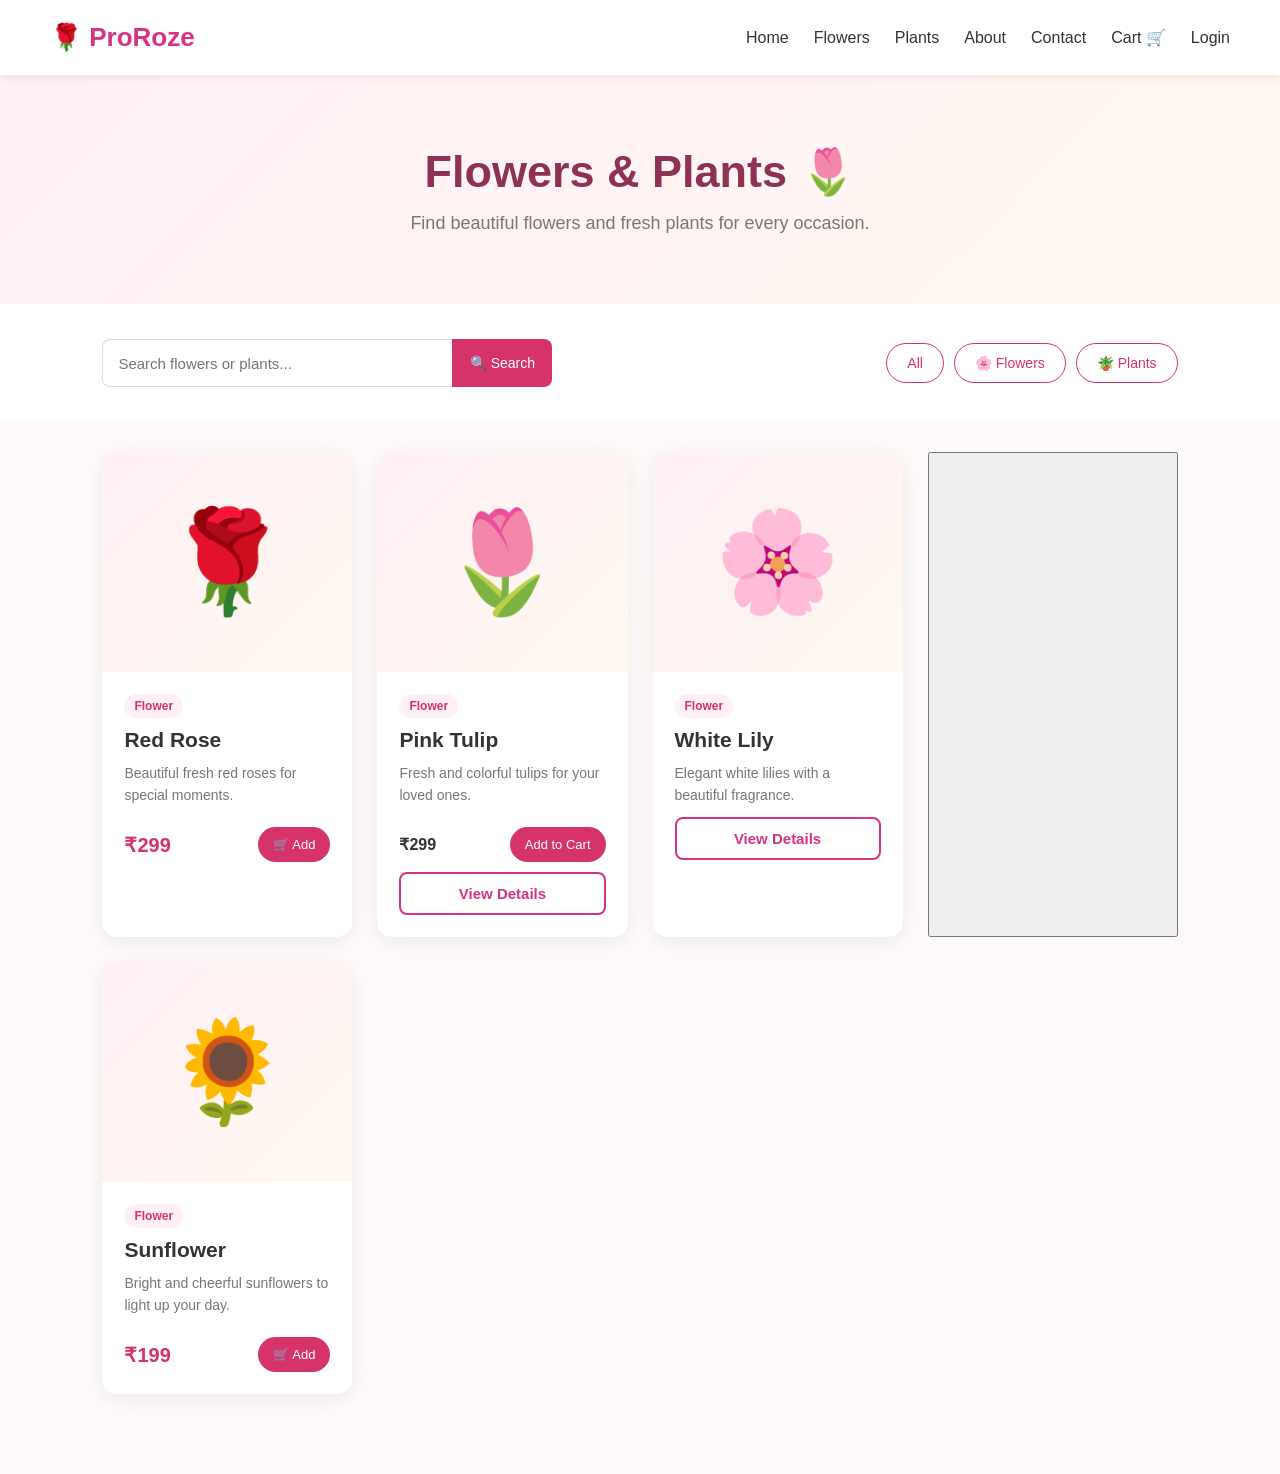
<file: order-success.html>
<!DOCTYPE html>
<html lang="en">

<head>

    <meta charset="UTF-8">

    <meta
        name="viewport"
        content="width=device-width, initial-scale=1.0"
    >

    <title>Order Successful - ProRoze</title>


    <!-- Main CSS -->
    <link
        rel="stylesheet"
        href="css/style.css"
    >


    <!-- Order Success CSS -->
    <link
        rel="stylesheet"
        href="css/order-success.css"
    >

</head>


<body>


    <!-- ========================================
         NAVBAR
    ========================================= -->
<!-- ========================================
     NAVBAR
========================================= -->

<nav class="navbar">

    <div class="logo">
        🌹 ProRoze
    </div>


    <!-- Hamburger Button -->

    <button
        class="menu-toggle"
        id="menuToggle"
        aria-label="Open navigation menu"
    >
        ☰
    </button>


    <!-- Navigation Links -->

    <ul class="nav-links" id="navLinks">

        <li>
            <a href="index.html">
                Home
            </a>
        </li>

        <li>
            <a href="products.html">
                Flowers
            </a>
        </li>

        <li>
            <a href="products.html">
                Plants
            </a>
        </li>

        <li>
            <a href="about.html">
                About
            </a>
        </li>

        <li>
            <a href="contact.html">
                Contact
            </a>
        </li>

        <li>
            <a href="cart.html">
                Cart 🛒
            </a>
        </li>

        <li>
            <a href="login.html">
                Login
            </a>
        </li>

    </ul>

</nav>


    <!-- ========================================
         ORDER SUCCESS SECTION
    ========================================= -->

    <section class="success-section">

        <div class="success-container">


            <!-- Success Icon -->

            <div class="success-icon">
                ✓
            </div>


            <!-- Heading -->

            <h1>
                Order Placed Successfully!
            </h1>


            <p class="success-message">
                Thank you for shopping with
                <strong>ProRoze</strong> 🌹
            </p>


            <!-- Order ID -->

            <div class="order-id-box">

                <span>
                    Order ID
                </span>

                <strong id="orderId">
                    Loading...
                </strong>

            </div>


            <!-- Customer Information -->

            <div class="customer-box">

                <h2>
                    Customer Details
                </h2>


                <p>
                    <strong>Name:</strong>

                    <span id="customerName">
                        Loading...
                    </span>
                </p>


                <p>
                    <strong>Email:</strong>

                    <span id="customerEmail">
                        Loading...
                    </span>
                </p>


                <p>
                    <strong>Phone:</strong>

                    <span id="customerPhone">
                        Loading...
                    </span>
                </p>


                <p>
                    <strong>Address:</strong>

                    <span id="customerAddress">
                        Loading...
                    </span>
                </p>

            </div>


            <!-- Products -->

            <div class="ordered-products">

                <h2>
                    Ordered Products
                </h2>


                <div id="orderItems">

                    <!-- Products will appear here -->

                </div>

            </div>


            <!-- Total -->

            <div class="order-total">

                <span>
                    Total Amount
                </span>

                <strong id="totalAmount">
                    ₹0
                </strong>

            </div>


            <!-- Buttons -->

            <div class="success-buttons">

                <a
                    href="products.html"
                    class="continue-btn"
                >
                    Continue Shopping
                </a>


                <a
                    href="index.html"
                    class="home-btn"
                >
                    Back to Home
                </a>

            </div>

        </div>

    </section>



    <!-- ========================================
         FOOTER
    ========================================= -->

    <footer class="footer">

        <h3>
            🌹 ProRoze
        </h3>

        <p>
            Bringing flowers and plants closer
            to your heart.
        </p>

        <p>
            © 2026 ProRoze. All Rights Reserved.
        </p>

    </footer>



    <!-- Main JavaScript -->

    <script src="js/app.js"></script>


    <!-- Order Success JavaScript -->

    <script src="js/order-success.js"></script>


</body>

</html>
</file>
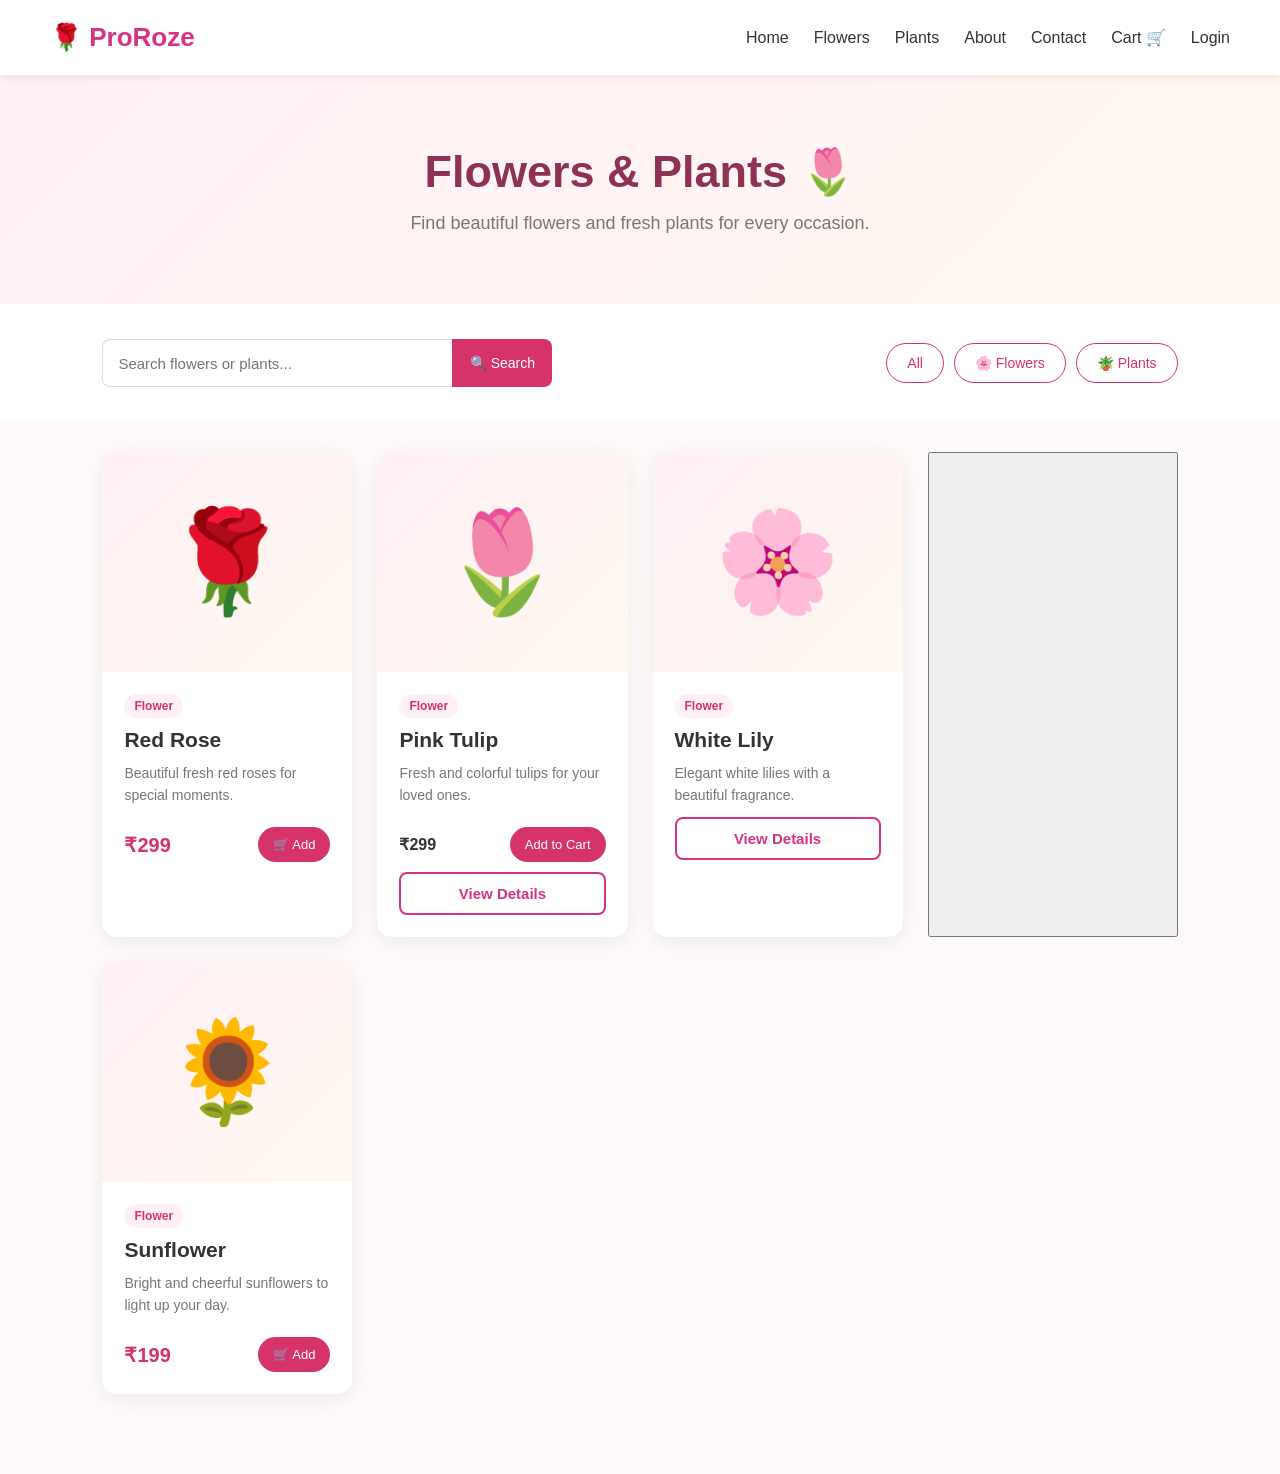
<file: products.html>
<!DOCTYPE html>
<html lang="en">

<head>

    <meta charset="UTF-8">

    <meta name="viewport" content="width=device-width, initial-scale=1.0">

    <title>ProRoze | Flowers & Plants</title>

    <!-- Main CSS -->
    <link rel="stylesheet" href="css/style.css">

    <!-- Products CSS -->
    <link rel="stylesheet" href="css/products.css">

</head>

<body>


    <!-- ================= NAVBAR ================= -->

<!-- ========================================
     NAVBAR
========================================= -->

<nav class="navbar">

    <div class="logo">
        🌹 ProRoze
    </div>


    <!-- Hamburger Button -->

    <button
        class="menu-toggle"
        id="menuToggle"
        aria-label="Open navigation menu"
    >
        ☰
    </button>


    <!-- Navigation Links -->

    <ul class="nav-links" id="navLinks">

        <li>
            <a href="index.html">
                Home
            </a>
        </li>

        <li>
            <a href="products.html">
                Flowers
            </a>
        </li>

        <li>
            <a href="products.html">
                Plants
            </a>
        </li>

        <li>
            <a href="about.html">
                About
            </a>
        </li>

        <li>
            <a href="contact.html">
                Contact
            </a>
        </li>

        <li>
            <a href="cart.html">
                Cart 🛒
            </a>
        </li>

        <li>
            <a href="login.html">
                Login
            </a>
        </li>

    </ul>

</nav>



    <!-- ================= PAGE HEADER ================= -->

    <section class="products-header">

        <h1>
            Flowers & Plants 🌷
        </h1>

        <p>
            Find beautiful flowers and fresh plants
            for every occasion.
        </p>

    </section>



    <!-- ================= SEARCH & FILTER ================= -->

    <section class="shop-controls">

        <div class="search-box">

            <input
                type="text"
                id="searchInput"
                placeholder="Search flowers or plants..."
            >

            <button onclick="searchProducts()">
                🔍 Search
            </button>

        </div>


        <div class="filter-box">

            <button onclick="filterProducts('all')">
                All
            </button>

            <button onclick="filterProducts('flower')">
                🌸 Flowers
            </button>

            <button onclick="filterProducts('plant')">
                🪴 Plants
            </button>

        </div>

    </section>



    <!-- ================= PRODUCTS ================= -->

    <section class="products-section">

        <div class="products-grid" id="productsGrid">


            <!-- Product 1 -->

            <div
                class="shop-product"
                data-category="flower"
                data-name="Red Rose"
            >

                <div class="shop-product-image">
                    🌹
                </div>

                <div class="product-info">

                    <span class="product-category">
                        Flower
                    </span>

                    <h3>
                        Red Rose
                    </h3>

                    <p>
                        Beautiful fresh red roses
                        for special moments.
                    </p>

                    <div class="product-bottom">

                        <span class="product-price">
                            ₹299
                        </span>

                        <button
                            onclick="addToCart('Red Rose', 299)"
                        >
                            🛒 Add
                        </button>

                    </div>

                </div>

            </div>



            <!-- Product 2 -->

            <div
                class="shop-product"
                data-category="flower"
                data-name="Pink Rose"
            >

                <div class="shop-product-image">
                    🌷
                </div>

                <div class="product-info">

                    <span class="product-category">
                        Flower
                    </span>

                    <h3>
                        Pink Tulip
                    </h3>

                    <p>
                        Fresh and colorful tulips
                        for your loved ones.
                    </p>

                    <div class="product-bottom">

    <strong>₹299</strong>

    <button onclick="addToCart('Red Rose', 299)">
        Add to Cart
    </button>

</div>

<button
    class="details-btn"
    onclick="viewProduct(
        'Red Rose',
        299,
        'Flower',
        'images/red-rose.jpg',
        'Beautiful fresh red roses for every special occasion.'
    )"
>
    View Details
</button>

                </div>

            </div>



            <!-- Product 3 -->

            <div
                class="shop-product"
                data-category="flower"
                data-name="Lily"
            >

                <div class="shop-product-image">
                    🌸
                </div>

                <div class="product-info">

                    <span class="product-category">
                        Flower
                    </span>

                    <h3>
                        White Lily
                    </h3>

                    <p>
                        Elegant white lilies
                        with a beautiful fragrance.
                    </p>
<button
    class="details-btn"
    onclick="viewProduct(
        'Pink Tulip',
        399,
        'Flower',
        'images/pink-tulip.jpg',
        'Beautiful pink tulips perfect for gifts and home decoration.'
    )"
>
    View Details
</button>

                </div>

            </div>

            <button
    

             Product 4 ></button>

            <div
                class="shop-product"
                data-category="flower"
                data-name="Sunflower"

               </div>  

                <div class="shop-product-image">
                    🌻
                </div>

                <div class="product-info">

                    <span class="product-category">
                        Flower
                    </span>

                    <h3>
                        Sunflower
                    </h3>

                    <p>
                        Bright and cheerful sunflowers
                        to light up your day.
                    </p>

                    <div class="product-bottom">

                        <span class="product-price">
                            ₹199
                        </span>

                        <button
                            onclick="addToCart('Sunflower', 199)"
                        >
                            🛒 Add
                        </button>

                    </div>

                </div>
         
            </div>
</file>
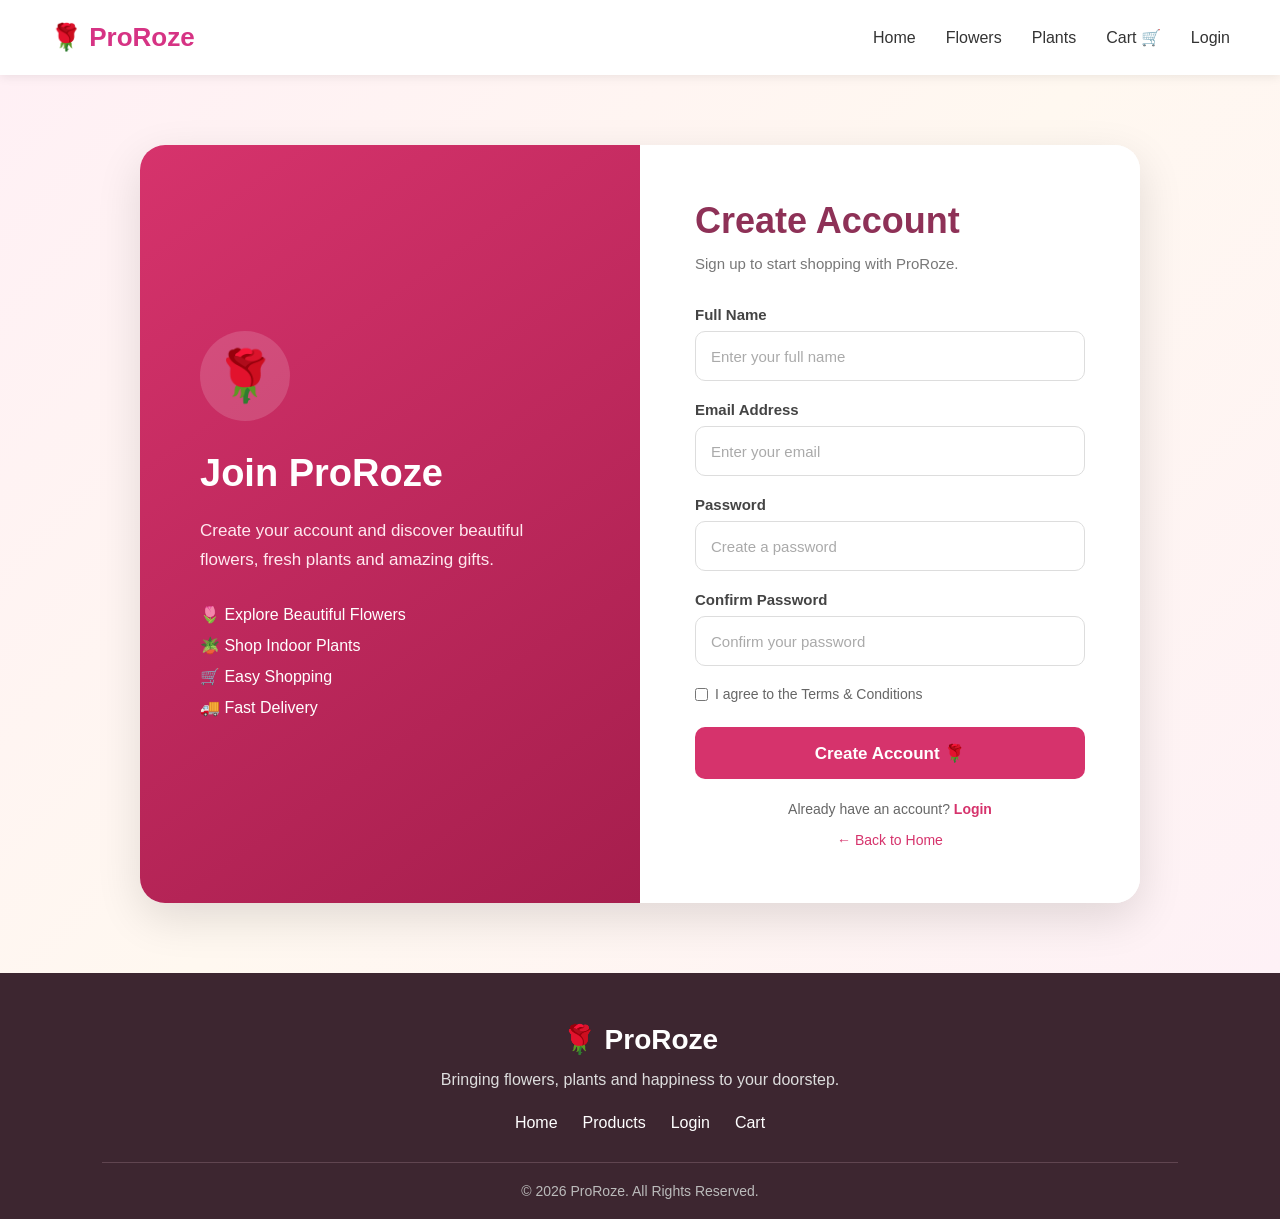
<file: signup.html>
<!DOCTYPE html>
<html lang="en">

<head>

    <meta charset="UTF-8">

    <meta name="viewport"
          content="width=device-width, initial-scale=1.0">

    <title>ProRoze | Create Account</title>

    <link rel="stylesheet" href="css/style.css">
    <link rel="stylesheet" href="css/login.css">

</head>

<body>


    <!-- ================= NAVBAR ================= -->

    <header class="navbar">

        <div class="logo">
            🌹 ProRoze
        </div>

        <nav class="nav-links">

            <a href="index.html">
                Home
            </a>

            <a href="products.html">
                Flowers
            </a>

            <a href="products.html">
                Plants
            </a>

            <a href="cart.html">
                Cart 🛒
            </a>

            <a href="login.html">
                Login
            </a>

        </nav>

    </header>


    <!-- ================= SIGNUP SECTION ================= -->

    <main class="login-page">

        <div class="login-container">


            <!-- LEFT SIDE -->

            <div class="login-info">

                <div class="login-flower">
                    🌹
                </div>

                <h1>
                    Join ProRoze
                </h1>

                <p>
                    Create your account and discover
                    beautiful flowers, fresh plants
                    and amazing gifts.
                </p>

                <div class="login-features">

                    <p>🌷 Explore Beautiful Flowers</p>

                    <p>🪴 Shop Indoor Plants</p>

                    <p>🛒 Easy Shopping</p>

                    <p>🚚 Fast Delivery</p>

                </div>

            </div>


            <!-- RIGHT SIDE -->

            <div class="login-box">

                <h2>
                    Create Account
                </h2>

                <p class="login-subtitle">
                    Sign up to start shopping with ProRoze.
                </p>


                <!-- SIGNUP FORM -->

                <form id="signupForm">


                    <!-- Full Name -->

                    <div class="input-group">

                        <label for="signupName">
                            Full Name
                        </label>

                        <input
                            type="text"
                            id="signupName"
                            placeholder="Enter your full name"
                            required
                        >

                    </div>


                    <!-- Email -->

                    <div class="input-group">

                        <label for="signupEmail">
                            Email Address
                        </label>

                        <input
                            type="email"
                            id="signupEmail"
                            placeholder="Enter your email"
                            required
                        >

                    </div>


                    <!-- Password -->

                    <div class="input-group">

                        <label for="signupPassword">
                            Password
                        </label>

                        <input
                            type="password"
                            id="signupPassword"
                            placeholder="Create a password"
                            required
                        >

                    </div>


                    <!-- Confirm Password -->

                    <div class="input-group">

                        <label for="confirmPassword">
                            Confirm Password
                        </label>

                        <input
                            type="password"
                            id="confirmPassword"
                            placeholder="Confirm your password"
                            required
                        >

                    </div>


                    <!-- Terms -->

                    <div class="login-options">

                        <label class="remember">

                            <input
                                type="checkbox"
                                id="terms"
                                required
                            >

                            I agree to the Terms & Conditions

                        </label>

                    </div>


                    <!-- Create Account -->

                    <button
                        type="submit"
                        class="login-btn"
                    >
                        Create Account 🌹
                    </button>

                </form>


                <!-- Login Link -->

                <p class="signup-text">

                    Already have an account?

                    <a href="login.html">
                        Login
                    </a>

                </p>


                <!-- Back Home -->

                <a
                    href="index.html"
                    class="back-home"
                >
                    ← Back to Home
                </a>

            </div>

        </div>

    </main>


    <!-- ================= FOOTER ================= -->

    <footer>

        <div class="footer-content">

            <h2>
                🌹 ProRoze
            </h2>

            <p>
                Bringing flowers, plants and happiness
                to your doorstep.
            </p>

            <div class="footer-links">

                <a href="index.html">
                    Home
                </a>

                <a href="products.html">
                    Products
                </a>

                <a href="login.html">
                    Login
                </a>

                <a href="cart.html">
                    Cart
                </a>

            </div>

        </div>

        <p class="copyright">
            © 2026 ProRoze. All Rights Reserved.
        </p>

    </footer>


    <!-- Signup JavaScript -->

    <script src="js/signup.js"></script>

</body>

</html>
</file>
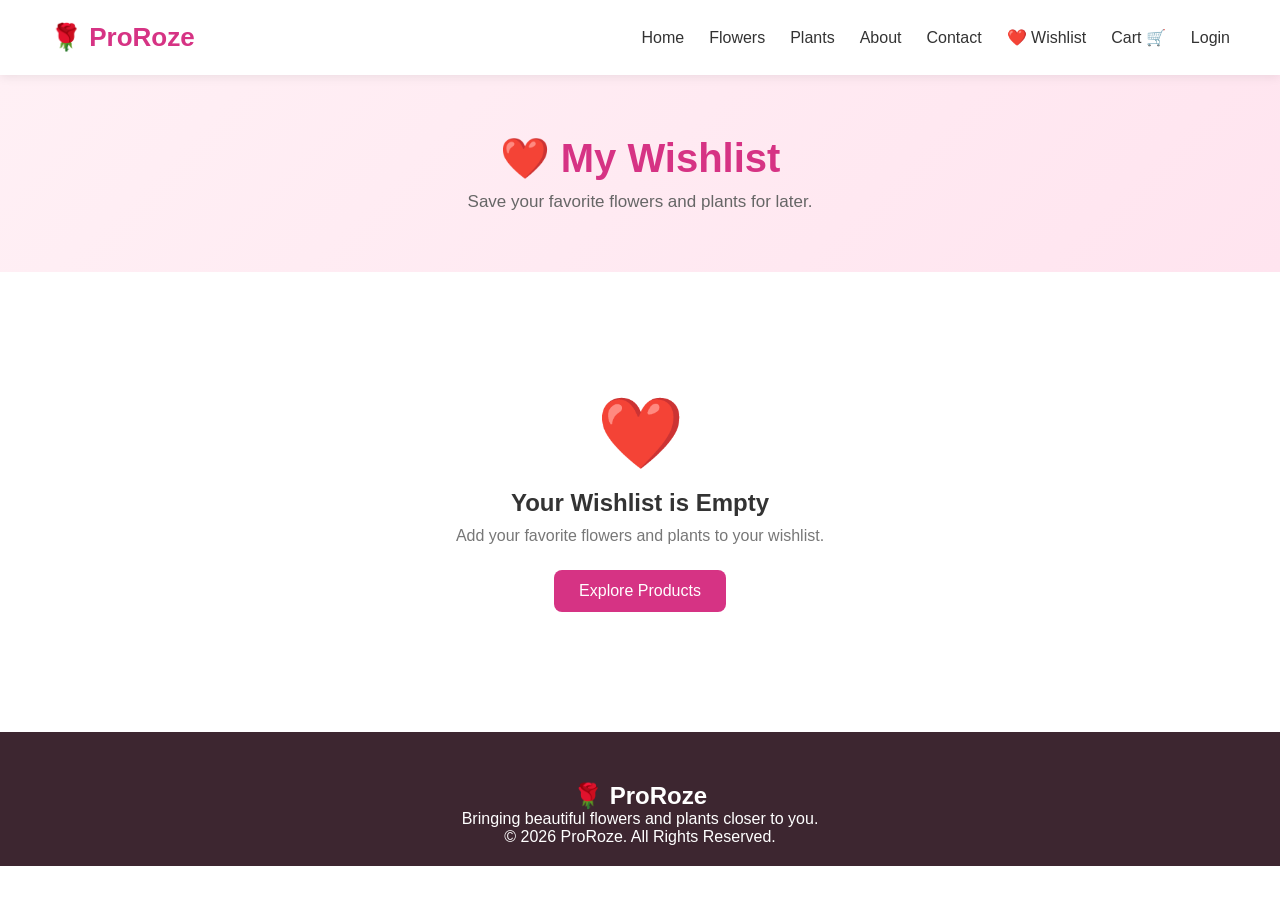
<file: wishlist.html>
<!DOCTYPE html>
<html lang="en">

<head>

    <meta charset="UTF-8">

    <meta
        name="viewport"
        content="width=device-width, initial-scale=1.0"
    >

    <title>Wishlist - ProRoze</title>

    <link
        rel="stylesheet"
        href="css/style.css"
    >

    <link
        rel="stylesheet"
        href="css/wishlist.css"
    >

</head>


<body>


    <!-- ========================================
         NAVBAR
    ========================================= -->

    <nav class="navbar">

        <div class="logo">
            🌹 ProRoze
        </div>

        <button
            class="menu-toggle"
            id="menuToggle"
        >
            ☰
        </button>

        <ul
            class="nav-links"
            id="navLinks"
        >

            <li>
                <a href="index.html">
                    Home
                </a>
            </li>

            <li>
                <a href="products.html">
                    Flowers
                </a>
            </li>

            <li>
                <a href="products.html">
                    Plants
                </a>
            </li>

            <li>
                <a href="about.html">
                    About
                </a>
            </li>

            <li>
                <a href="contact.html">
                    Contact
                </a>
            </li>

            <li>
                <a href="wishlist.html">
                    ❤️ Wishlist
                </a>
            </li>

            <li>
                <a href="cart.html">
                    Cart 🛒
                </a>
            </li>

            <li>
                <a href="login.html">
                    Login
                </a>
            </li>

        </ul>

    </nav>



    <!-- ========================================
         WISHLIST HEADER
    ========================================= -->

    <section class="wishlist-header">

        <h1>
            ❤️ My Wishlist
        </h1>

        <p>
            Save your favorite flowers and plants
            for later.
        </p>

    </section>



    <!-- ========================================
         WISHLIST PRODUCTS
    ========================================= -->

    <section class="wishlist-section">

        <div
            id="wishlistContainer"
            class="wishlist-grid"
        >
        </div>


        <!-- EMPTY WISHLIST -->

        <div
            id="emptyWishlist"
            class="empty-wishlist"
        >

            <div class="empty-icon">
                ❤️
            </div>

            <h2>
                Your Wishlist is Empty
            </h2>

            <p>
                Add your favorite flowers and plants
                to your wishlist.
            </p>

            <a href="products.html">
                Explore Products
            </a>

        </div>

    </section>



    <!-- ========================================
         FOOTER
    ========================================= -->

    <footer class="footer">

        <h2>
            🌹 ProRoze
        </h2>

        <p>
            Bringing beautiful flowers and
            plants closer to you.
        </p>

        <p>
            © 2026 ProRoze. All Rights Reserved.
        </p>

    </footer>


    <script src="js/wishlist.js"></script>

</body>

</html>
</file>
<file: css/style.css>
/* =========================
   GLOBAL STYLES
========================= */

* {
    margin: 0;
    padding: 0;
    box-sizing: border-box;
}

html {
    scroll-behavior: smooth;
}

body {
    font-family: Arial, Helvetica, sans-serif;
    color: #333;
    background-color: #fff;
}

a {
    text-decoration: none;
}


/* =========================
   NAVBAR
========================= */

.navbar {
    width: 100%;
    height: 75px;
    display: flex;
    align-items: center;
    justify-content: space-between;
    padding: 0 8%;
    background-color: #ffffff;
    box-shadow: 0 2px 10px rgba(0, 0, 0, 0.08);
    position: sticky;
    top: 0;
    z-index: 1000;
}

.logo {
    font-size: 28px;
    font-weight: bold;
    color: #d6336c;
}

.navbar nav {
    display: flex;
    gap: 30px;
}

.navbar nav a {
    color: #333;
    font-size: 16px;
    font-weight: 500;
    transition: 0.3s;
}

.navbar nav a:hover {
    color: #d6336c;
}


/* =========================
   HERO SECTION
========================= */

.hero {
    min-height: 600px;
    display: flex;
    align-items: center;
    padding: 80px 8%;
    background: linear-gradient(
        120deg,
        #fff0f5,
        #fff8f0
    );
}

.hero-content {
    max-width: 600px;
}

.hero-content h1 {
    font-size: 58px;
    line-height: 1.15;
    color: #8e3157;
    margin-bottom: 20px;
}

.hero-content p {
    font-size: 20px;
    line-height: 1.7;
    color: #666;
    margin-bottom: 30px;
}

.shop-btn {
    display: inline-block;
    padding: 14px 30px;
    background-color: #d6336c;
    color: white;
    border-radius: 30px;
    font-size: 17px;
    font-weight: bold;
    transition: 0.3s;
}

.shop-btn:hover {
    background-color: #a61e4d;
    transform: translateY(-2px);
}


/* =========================
   COMMON SECTION
========================= */

.categories,
.featured,
.why-us {
    padding: 80px 8%;
    text-align: center;
}

.categories h2,
.featured h2,
.why-us h2 {
    font-size: 36px;
    color: #8e3157;
    margin-bottom: 12px;
}

.section-text {
    color: #777;
    font-size: 17px;
    margin-bottom: 45px;
}


/* =========================
   CATEGORY CARDS
========================= */

.category-container {
    display: grid;
    grid-template-columns: repeat(4, 1fr);
    gap: 25px;
}

.category-card {
    padding: 35px 20px;
    background-color: #fff;
    border-radius: 15px;
    box-shadow: 0 5px 20px rgba(0, 0, 0, 0.08);
    transition: 0.3s;
}

.category-card:hover {
    transform: translateY(-8px);
    box-shadow: 0 10px 25px rgba(0, 0, 0, 0.12);
}

.category-icon {
    font-size: 55px;
    margin-bottom: 20px;
}

.category-card h3 {
    font-size: 21px;
    margin-bottom: 10px;
    color: #444;
}

.category-card p {
    color: #777;
    line-height: 1.5;
}


/* =========================
   FEATURED PRODUCTS
========================= */

.featured {
    background-color: #fff7fa;
}

.product-container {
    display: grid;
    grid-template-columns: repeat(3, 1fr);
    gap: 30px;
}

.product-card {
    background-color: white;
    padding: 25px;
    border-radius: 15px;
    box-shadow: 0 5px 20px rgba(0, 0, 0, 0.08);
    transition: 0.3s;
}

.product-card:hover {
    transform: translateY(-8px);
}

.product-image {
    height: 180px;
    display: flex;
    align-items: center;
    justify-content: center;
    background-color: #fff0f5;
    border-radius: 12px;
    font-size: 90px;
    margin-bottom: 20px;
}

.product-card h3 {
    font-size: 22px;
    margin-bottom: 10px;
}

.price {
    color: #d6336c;
    font-size: 21px;
    font-weight: bold;
    margin-bottom: 18px;
}

.product-card button {
    border: none;
    padding: 12px 25px;
    background-color: #d6336c;
    color: white;
    border-radius: 25px;
    font-size: 15px;
    cursor: pointer;
    transition: 0.3s;
}

.product-card button:hover {
    background-color: #a61e4d;
}


/* =========================
   WHY CHOOSE US
========================= */

.why-us {
    background-color: #ffffff;
}

.features {
    display: grid;
    grid-template-columns: repeat(4, 1fr);
    gap: 25px;
    margin-top: 40px;
}

.features div {
    padding: 25px;
}

.features span {
    display: block;
    font-size: 45px;
    margin-bottom: 15px;
}

.features h3 {
    font-size: 20px;
    margin-bottom: 10px;
    color: #444;
}

.features p {
    color: #777;
    line-height: 1.5;
}


/* =========================
   FOOTER
========================= */

footer {
    background-color: #3d2630;
    color: white;
    text-align: center;
    padding: 50px 8% 20px;
}

.footer-content h2 {
    font-size: 28px;
    margin-bottom: 15px;
}

.footer-content p {
    color: #ddd;
    margin-bottom: 25px;
}

.footer-links {
    display: flex;
    justify-content: center;
    gap: 25px;
    margin-bottom: 30px;
}

.footer-links a {
    color: white;
    transition: 0.3s;
}

.footer-links a:hover {
    color: #ff8fab;
}

.copyright {
    border-top: 1px solid #604550;
    padding-top: 20px;
    color: #bbb;
    font-size: 14px;
}


/* =========================
   RESPONSIVE DESIGN
========================= */

@media (max-width: 900px) {

    .navbar {
        padding: 0 5%;
    }

    .navbar nav {
        gap: 15px;
    }

    .hero {
        padding: 60px 5%;
    }

    .hero-content h1 {
        font-size: 45px;
    }

    .category-container {
        grid-template-columns: repeat(2, 1fr);
    }

    .product-container {
        grid-template-columns: repeat(2, 1fr);
    }

    .features {
        grid-template-columns: repeat(2, 1fr);
    }
}


@media (max-width: 600px) {

    .navbar {
        height: auto;
        padding: 20px 5%;
        flex-direction: column;
        gap: 15px;
    }

    .navbar nav {
        flex-wrap: wrap;
        justify-content: center;
        gap: 15px;
    }

    .hero {
        min-height: 500px;
        padding: 50px 5%;
        text-align: center;
    }

    .hero-content h1 {
        font-size: 38px;
    }

    .hero-content p {
        font-size: 17px;
    }

    .categories,
    .featured,
    .why-us {
        padding: 60px 5%;
    }

    .categories h2,
    .featured h2,
    .why-us h2 {
        font-size: 30px;
    }

    .category-container {
        grid-template-columns: 1fr;
    }

    .product-container {
        grid-template-columns: 1fr;
    }

    .features {
        grid-template-columns: 1fr;
    }

    .footer-links {
        flex-direction: column;
        gap: 12px;
    }
}


/* ========================================
   HOMEPAGE PRODUCT SECTION
======================================== */

.products-section {

    padding: 70px 8%;

    background: #fff;

}


.section-title {

    text-align: center;

    margin-bottom: 40px;

}


.section-title h2 {

    font-size: 35px;

    color: #d63384;

    margin-bottom: 10px;

}


.section-title p {

    color: #666;

    font-size: 16px;

}


/* ========================================
   PRODUCT GRID
======================================== */

.product-grid {

    display: grid;

    grid-template-columns:
        repeat(3, 1fr);

    gap: 25px;

}


/* ========================================
   PRODUCT CARD
======================================== */

.product-card {

    background: white;

    border-radius: 15px;

    overflow: hidden;

    box-shadow:
        0 5px 20px
        rgba(0, 0, 0, 0.08);

    transition: 0.3s;

}


.product-card:hover {

    transform: translateY(-8px);

    box-shadow:
        0 10px 25px
        rgba(0, 0, 0, 0.12);

}


/* ========================================
   PRODUCT IMAGE
======================================== */

.product-card-image {

    height: 200px;

    display: flex;

    align-items: center;

    justify-content: center;

    background: #fff0f5;

    font-size: 90px;

}


/* ========================================
   PRODUCT INFO
======================================== */

.product-card-info {

    padding: 20px;

}


.product-card-info > span {

    display: inline-block;

    background: #ffe1ed;

    color: #d63384;

    padding: 5px 12px;

    border-radius: 20px;

    font-size: 12px;

    font-weight: 600;

}


.product-card-info h3 {

    margin: 12px 0 8px;

    color: #333;

}


.product-card-info p {

    color: #777;

    font-size: 14px;

    line-height: 1.5;

}


/* ========================================
   PRODUCT BOTTOM
======================================== */

.product-card-bottom {

    display: flex;

    justify-content: space-between;

    align-items: center;

    margin-top: 20px;

}


.product-card-bottom strong {

    color: #d63384;

    font-size: 20px;

}


.product-card-bottom button {

    border: none;

    background: #d63384;

    color: white;

    padding: 10px 15px;

    border-radius: 7px;

    cursor: pointer;

    transition: 0.3s;

}


.product-card-bottom button:hover {

    background: #b82b70;

}


/* ========================================
   VIEW PRODUCTS
======================================== */

.view-products {

    text-align: center;

    margin-top: 40px;

}


.view-products a {

    display: inline-block;

    text-decoration: none;

    background: #d63384;

    color: white;

    padding: 13px 25px;

    border-radius: 8px;

    font-weight: 600;

}


.view-products a:hover {

    background: #b82b70;

}


/* ========================================
   RESPONSIVE
======================================== */

@media (max-width: 900px) {

    .product-grid {

        grid-template-columns:
            repeat(2, 1fr);

    }

}


@media (max-width: 600px) {

    .product-grid {

        grid-template-columns: 1fr;

    }


    .section-title h2 {

        font-size: 28px;

    }

}



/* ========================================
   HAMBURGER MENU
======================================== */

.menu-toggle {

    display: none;

    border: none;

    background: transparent;

    color: #d63384;

    font-size: 30px;

    cursor: pointer;

    padding: 5px;

}


/* ========================================
   MOBILE NAVBAR
======================================== */

@media (max-width: 768px) {

    .navbar {

        position: relative;

        display: flex;

        justify-content: space-between;

        align-items: center;

    }


    /* Show hamburger */

    .menu-toggle {

        display: block;

    }


    /* Mobile navigation */

    .nav-links {

        display: none;

        position: absolute;

        top: 100%;

        left: 0;

        width: 100%;

        background: white;

        flex-direction: column;

        align-items: center;

        gap: 0;

        padding: 10px 0;

        margin: 0;

        box-shadow:
            0 8px 15px
            rgba(0, 0, 0, 0.10);

        z-index: 1000;

    }


    /* Open menu */

    .nav-links.active {

        display: flex;

    }


    .nav-links li {

        width: 100%;

        text-align: center;

    }


    .nav-links li a {

        display: block;

        width: 100%;

        padding: 14px 10px;

        box-sizing: border-box;

    }


    .nav-links li a:hover {

        background: #fff0f5;

    }

}


/* ========================================
   NAVBAR FIX
======================================== */

.navbar {

    width: 100%;

    min-height: 70px;

    display: flex;

    justify-content: space-between;

    align-items: center;

    padding: 0 50px;

    background: white;

    box-sizing: border-box;

}


/* LOGO */

.logo {

    font-size: 26px;

    font-weight: bold;

    color: #d63384;

    white-space: nowrap;

}


/* NAVIGATION */

.nav-links {

    display: flex;

    align-items: center;

    justify-content: flex-end;

    gap: 25px;

    list-style: none;

    margin: 0;

    padding: 0;

}


/* NAVIGATION LINKS */

.nav-links li {

    list-style: none;

    margin: 0;

    padding: 0;

}


.nav-links li a {

    text-decoration: none;

    color: #333;

    font-size: 16px;

    font-weight: 500;

    transition: 0.3s;

}


.nav-links li a:hover {

    color: #d63384;

}


/* HAMBURGER */

.menu-toggle {

    display: none;

    border: none;

    background: transparent;

    color: #d63384;

    font-size: 30px;

    cursor: pointer;

}


/* ========================================
   MOBILE NAVBAR
======================================== */

@media (max-width: 768px) {

    .navbar {

        padding: 0 20px;

        position: relative;

    }


    .menu-toggle {

        display: block;

    }


    .nav-links {

        display: none;

        position: absolute;

        top: 70px;

        left: 0;

        width: 100%;

        background: white;

        flex-direction: column;

        align-items: center;

        gap: 0;

        padding: 10px 0;

        margin: 0;

        box-shadow:
            0 8px 15px
            rgba(0, 0, 0, 0.10);

        z-index: 1000;

    }


    .nav-links.active {

        display: flex;

    }


    .nav-links li {

        width: 100%;

        text-align: center;

    }


    .nav-links li a {

        display: block;

        width: 100%;

        padding: 14px;

        box-sizing: border-box;

    }


    .nav-links li a:hover {

        background: #fff0f5;

    }

}
</file>
<file: css/pages.css>
/* ========================================
   PRO ROZE COMMON PAGES CSS
======================================== */


/* ========================================
   PAGE HEADER
======================================== */

.page-header {

    text-align: center;

    padding: 60px 20px;

    background:
        linear-gradient(
            135deg,
            #fff0f5,
            #ffffff
        );

}


.page-header h1 {

    color: #d63384;

    font-size: 38px;

    margin-bottom: 10px;

}


.page-header p {

    color: #666;

    font-size: 17px;

}


/* ========================================
   ABOUT SECTION
======================================== */

.about-section {

    max-width: 1100px;

    margin: auto;

    padding: 70px 20px;

}


.about-content {

    display: flex;

    align-items: center;

    gap: 50px;

    margin-bottom: 50px;

}


.about-icon {

    min-width: 280px;

    height: 280px;

    display: flex;

    align-items: center;

    justify-content: center;

    background: #fff0f5;

    border-radius: 20px;

    font-size: 130px;

}


.about-text h2 {

    color: #d63384;

    margin-bottom: 20px;

    font-size: 30px;

}


.about-text p {

    color: #666;

    line-height: 1.8;

    margin-bottom: 15px;

}


/* ========================================
   MISSION
======================================== */

.mission-box {

    text-align: center;

    padding: 35px;

    background: #fff5f8;

    border-radius: 15px;

    margin-bottom: 50px;

}


.mission-box h2 {

    color: #d63384;

    margin-bottom: 12px;

}


.mission-box p {

    max-width: 750px;

    margin: auto;

    color: #666;

    line-height: 1.7;

}


/* ========================================
   ABOUT FEATURES
======================================== */

.about-features {

    display: grid;

    grid-template-columns:
        repeat(4, 1fr);

    gap: 20px;

}


.about-feature {

    text-align: center;

    padding: 25px 15px;

    background: white;

    border-radius: 12px;

    box-shadow:
        0 5px 18px
        rgba(0, 0, 0, 0.08);

}


.about-feature > div {

    font-size: 45px;

    margin-bottom: 10px;

}


.about-feature h3 {

    color: #333;

    margin-bottom: 8px;

}


.about-feature p {

    color: #777;

    font-size: 14px;

    line-height: 1.5;

}


/* ========================================
   CONTACT SECTION
======================================== */

.contact-section {

    max-width: 1100px;

    margin: auto;

    padding: 70px 20px;

    display: grid;

    grid-template-columns:
        1fr 1fr;

    gap: 50px;

}


/* ========================================
   CONTACT INFO
======================================== */

.contact-info h2 {

    color: #d63384;

    font-size: 30px;

    margin-bottom: 15px;

}


.contact-info > p {

    color: #666;

    line-height: 1.7;

    margin-bottom: 30px;

}


.contact-item {

    display: flex;

    gap: 15px;

    align-items: center;

    margin-bottom: 25px;

}


.contact-item > span {

    width: 50px;

    height: 50px;

    display: flex;

    align-items: center;

    justify-content: center;

    background: #fff0f5;

    border-radius: 50%;

    font-size: 24px;

}


.contact-item h3 {

    margin: 0 0 5px;

    color: #333;

}


.contact-item p {

    margin: 0;

    color: #777;

}


/* ========================================
   CONTACT FORM
======================================== */

.contact-form-box {

    background: white;

    padding: 30px;

    border-radius: 15px;

    box-shadow:
        0 8px 25px
        rgba(0, 0, 0, 0.08);

}


.contact-form-box h2 {

    color: #d63384;

    margin-bottom: 25px;

}


.form-group {

    margin-bottom: 20px;

}


.form-group label {

    display: block;

    margin-bottom: 8px;

    color: #333;

    font-weight: 600;

}


.form-group input,
.form-group textarea {

    width: 100%;

    padding: 12px;

    border: 1px solid #ddd;

    border-radius: 7px;

    font-family: inherit;

    font-size: 15px;

    box-sizing: border-box;

}


.form-group input:focus,
.form-group textarea:focus {

    outline: none;

    border-color: #d63384;

}


.contact-btn {

    width: 100%;

    padding: 13px;

    border: none;

    border-radius: 7px;

    background: #d63384;

    color: white;

    font-size: 16px;

    font-weight: 600;

    cursor: pointer;

    transition: 0.3s;

}


.contact-btn:hover {

    background: #b82b70;

}


/* ========================================
   RESPONSIVE
======================================== */

@media (max-width: 800px) {

    .about-content {

        flex-direction: column;

        text-align: center;

    }


    .about-icon {

        min-width: 220px;

        width: 220px;

        height: 220px;

    }


    .about-features {

        grid-template-columns:
            repeat(2, 1fr);

    }


    .contact-section {

        grid-template-columns: 1fr;

    }

}


@media (max-width: 500px) {

    .page-header h1 {

        font-size: 30px;

    }


    .about-features {

        grid-template-columns: 1fr;

    }


    .about-icon {

        min-width: 180px;

        width: 180px;

        height: 180px;

        font-size: 90px;

    }

}
</file>
<file: css/cart.css>
/* ========================================
   PRO ROZE CART PAGE CSS
======================================== */


/* ========================================
   CART HEADER
======================================== */

.cart-header {
    text-align: center;
    padding: 60px 20px;
    background: linear-gradient(
        135deg,
        #fff0f5,
        #ffe4ec
    );
}

.cart-header h1 {
    font-size: 42px;
    color: #d6336c;
    margin-bottom: 10px;
}

.cart-header p {
    font-size: 18px;
    color: #666;
}


/* ========================================
   CART SECTION
======================================== */

.cart-section {
    padding: 60px 5%;
    min-height: 500px;
}

.cart-container {
    max-width: 1200px;
    margin: auto;

    display: grid;
    grid-template-columns: 2fr 1fr;
    gap: 30px;
}


/* ========================================
   CART PRODUCTS
======================================== */

.cart-products {
    background: #ffffff;

    padding: 25px;

    border-radius: 15px;

    box-shadow: 0 5px 20px rgba(0, 0, 0, 0.08);
}

.cart-products h2 {
    margin-bottom: 25px;

    color: #333;

    font-size: 24px;
}


/* ========================================
   CART ITEM
======================================== */

.cart-item {
    display: flex;

    align-items: center;

    gap: 20px;

    padding: 20px 0;

    border-bottom: 1px solid #eee;
}


/* Product Image */

.cart-item-image {
    width: 100px;
    height: 100px;

    display: flex;
    align-items: center;
    justify-content: center;

    background: #fff0f5;

    border-radius: 12px;

    font-size: 50px;

    flex-shrink: 0;
}


/* Product Information */

.cart-item-info {
    flex: 1;
}

.cart-item-info h3 {
    margin-bottom: 8px;

    color: #333;

    font-size: 19px;
}

.cart-item-info p {
    color: #d6336c;

    font-weight: bold;

    font-size: 17px;
}


/* ========================================
   QUANTITY CONTROLS
======================================== */

.quantity-controls {
    display: flex;

    align-items: center;

    gap: 10px;
}

.quantity-btn {
    width: 32px;
    height: 32px;

    border: none;

    border-radius: 6px;

    background: #d6336c;

    color: white;

    font-size: 18px;

    cursor: pointer;

    transition: 0.3s;
}

.quantity-btn:hover {
    background: #b52a5b;
}

.quantity {
    min-width: 25px;

    text-align: center;

    font-weight: bold;

    font-size: 17px;
}


/* ========================================
   REMOVE BUTTON
======================================== */

.remove-btn {
    border: none;

    background: #ffe5e5;

    color: #d62828;

    padding: 8px 12px;

    border-radius: 6px;

    cursor: pointer;

    transition: 0.3s;
}

.remove-btn:hover {
    background: #d62828;

    color: white;
}


/* ========================================
   CART SUMMARY
======================================== */

.cart-summary {
    background: #ffffff;

    padding: 30px;

    border-radius: 15px;

    height: fit-content;

    box-shadow: 0 5px 20px rgba(0, 0, 0, 0.08);

    position: sticky;

    top: 100px;
}

.cart-summary h2 {
    color: #333;

    margin-bottom: 25px;

    font-size: 24px;
}


/* Summary Rows */

.summary-row {
    display: flex;

    justify-content: space-between;

    margin-bottom: 18px;

    color: #555;

    font-size: 16px;
}


/* Horizontal Line */

.cart-summary hr {
    border: none;

    border-top: 1px solid #ddd;

    margin: 20px 0;
}


/* Total */

.summary-total {
    display: flex;

    justify-content: space-between;

    font-size: 22px;

    font-weight: bold;

    color: #d6336c;

    margin-bottom: 25px;
}


/* ========================================
   CHECKOUT BUTTON
======================================== */

.checkout-btn {
    width: 100%;

    padding: 14px;

    border: none;

    border-radius: 8px;

    background: #d6336c;

    color: white;

    font-size: 17px;

    font-weight: bold;

    cursor: pointer;

    transition: 0.3s;
}

.checkout-btn:hover {
    background: #b52a5b;

    transform: translateY(-2px);
}


/* ========================================
   CONTINUE SHOPPING
======================================== */

.continue-shopping {
    display: block;

    text-align: center;

    margin-top: 18px;

    color: #d6336c;

    text-decoration: none;

    font-weight: 500;
}

.continue-shopping:hover {
    text-decoration: underline;
}


/* ========================================
   EMPTY CART
======================================== */

.empty-cart {
    text-align: center;

    padding: 50px 20px;

    display: none;
}

.empty-icon {
    font-size: 70px;

    margin-bottom: 15px;
}

.empty-cart h3 {
    font-size: 25px;

    color: #333;

    margin-bottom: 10px;
}

.empty-cart p {
    color: #777;

    margin-bottom: 25px;
}


/* Shop Button */

.shop-btn {
    display: inline-block;

    padding: 12px 25px;

    background: #d6336c;

    color: white;

    text-decoration: none;

    border-radius: 8px;

    transition: 0.3s;
}

.shop-btn:hover {
    background: #b52a5b;
}


/* ========================================
   RESPONSIVE DESIGN
======================================== */

@media (max-width: 900px) {

    .cart-container {
        grid-template-columns: 1fr;
    }

    .cart-summary {
        position: static;
    }
}


@media (max-width: 600px) {

    .cart-header {
        padding: 40px 15px;
    }

    .cart-header h1 {
        font-size: 30px;
    }

    .cart-section {
        padding: 30px 15px;
    }

    .cart-products {
        padding: 18px;
    }

    .cart-item {
        flex-wrap: wrap;

        gap: 12px;
    }

    .cart-item-image {
        width: 75px;
        height: 75px;

        font-size: 38px;
    }

    .cart-item-info {
        min-width: 150px;
    }

    .quantity-controls {
        margin-left: 87px;
    }

    .remove-btn {
        margin-left: auto;
    }

    .cart-summary {
        padding: 20px;
    }
}
</file>
<file: css/checkout.css>
/* ========================================
   PRO ROZE CHECKOUT PAGE CSS
======================================== */


/* ========================================
   CHECKOUT HEADER
======================================== */

.checkout-header {
    text-align: center;

    padding: 60px 20px;

    background: linear-gradient(
        135deg,
        #fff0f5,
        #ffe4ec
    );
}

.checkout-header h1 {
    font-size: 42px;

    color: #d6336c;

    margin-bottom: 10px;
}

.checkout-header p {
    font-size: 18px;

    color: #666;
}


/* ========================================
   CHECKOUT SECTION
======================================== */

.checkout-section {
    padding: 60px 5%;

    min-height: 600px;

    background: #fafafa;
}

.checkout-container {
    max-width: 1200px;

    margin: auto;

    display: grid;

    grid-template-columns: 2fr 1fr;

    gap: 30px;

    align-items: start;
}


/* ========================================
   CUSTOMER DETAILS
======================================== */

.customer-details {
    background: white;

    padding: 30px;

    border-radius: 15px;

    box-shadow: 0 5px 20px rgba(0, 0, 0, 0.08);
}

.customer-details h2 {
    color: #333;

    font-size: 24px;

    margin-bottom: 25px;
}


/* ========================================
   FORM GROUP
======================================== */

.form-group {
    margin-bottom: 20px;
}

.form-group label {
    display: block;

    margin-bottom: 8px;

    color: #333;

    font-weight: 600;
}

.form-group input,
.form-group textarea {
    width: 100%;

    padding: 13px 15px;

    border: 1px solid #ddd;

    border-radius: 8px;

    font-size: 15px;

    font-family: inherit;

    outline: none;

    transition: 0.3s;

    box-sizing: border-box;
}

.form-group textarea {
    resize: vertical;
}

.form-group input:focus,
.form-group textarea:focus {
    border-color: #d6336c;

    box-shadow: 0 0 0 3px rgba(214, 51, 108, 0.1);
}


/* ========================================
   FORM ROW
======================================== */

.form-row {
    display: grid;

    grid-template-columns: 1fr 1fr;

    gap: 20px;
}


/* ========================================
   PAYMENT SECTION
======================================== */

.payment-heading {
    margin-top: 35px;

    margin-bottom: 20px !important;
}

.payment-options {
    display: flex;

    flex-direction: column;

    gap: 12px;

    margin-bottom: 25px;
}

.payment-option {
    display: flex;

    align-items: center;

    gap: 12px;

    padding: 15px;

    border: 1px solid #ddd;

    border-radius: 8px;

    cursor: pointer;

    transition: 0.3s;

    background: #fff;
}

.payment-option:hover {
    border-color: #d6336c;

    background: #fff7f9;
}

.payment-option input {
    accent-color: #d6336c;

    width: 18px;

    height: 18px;
}

.payment-option span {
    font-size: 16px;

    color: #444;
}


/* ========================================
   PLACE ORDER BUTTON
======================================== */

.place-order-btn {
    width: 100%;

    padding: 15px;

    border: none;

    border-radius: 8px;

    background: #d6336c;

    color: white;

    font-size: 17px;

    font-weight: bold;

    cursor: pointer;

    transition: 0.3s;
}

.place-order-btn:hover {
    background: #b52a5b;

    transform: translateY(-2px);

    box-shadow: 0 5px 15px rgba(214, 51, 108, 0.25);
}


/* ========================================
   CHECKOUT SUMMARY
======================================== */

.checkout-summary {
    background: white;

    padding: 30px;

    border-radius: 15px;

    box-shadow: 0 5px 20px rgba(0, 0, 0, 0.08);

    position: sticky;

    top: 100px;
}

.checkout-summary h2 {
    font-size: 24px;

    color: #333;

    margin-bottom: 25px;
}


/* ========================================
   CHECKOUT ITEM
======================================== */

.checkout-item {
    display: flex;

    justify-content: space-between;

    align-items: center;

    gap: 15px;

    padding: 12px 0;

    border-bottom: 1px solid #eee;
}

.checkout-item-info {
    flex: 1;
}

.checkout-item-info h4 {
    margin: 0 0 5px;

    color: #333;

    font-size: 16px;
}

.checkout-item-info p {
    margin: 0;

    color: #777;

    font-size: 14px;
}

.checkout-item-price {
    font-weight: bold;

    color: #d6336c;
}


/* ========================================
   SUMMARY ROW
======================================== */

.checkout-summary .summary-row {
    display: flex;

    justify-content: space-between;

    margin: 15px 0;

    color: #555;

    font-size: 16px;
}

.checkout-summary hr {
    border: none;

    border-top: 1px solid #ddd;

    margin: 20px 0;
}


/* ========================================
   CHECKOUT TOTAL
======================================== */

.checkout-total {
    display: flex;

    justify-content: space-between;

    align-items: center;

    margin-bottom: 25px;

    font-size: 22px;

    font-weight: bold;

    color: #d6336c;
}


/* ========================================
   BACK TO CART
======================================== */

.back-cart {
    display: block;

    text-align: center;

    color: #d6336c;

    text-decoration: none;

    font-weight: 500;
}

.back-cart:hover {
    text-decoration: underline;
}


/* ========================================
   RESPONSIVE DESIGN
======================================== */

@media (max-width: 900px) {

    .checkout-container {
        grid-template-columns: 1fr;
    }

    .checkout-summary {
        position: static;
    }
}


@media (max-width: 600px) {

    .checkout-header {
        padding: 40px 15px;
    }

    .checkout-header h1 {
        font-size: 30px;
    }

    .checkout-section {
        padding: 30px 15px;
    }

    .customer-details,
    .checkout-summary {
        padding: 20px;
    }

    .form-row {
        grid-template-columns: 1fr;

        gap: 0;
    }

    .checkout-summary h2,
    .customer-details h2 {
        font-size: 21px;
    }

    .payment-option {
        padding: 12px;
    }
}
</file>
<file: css/login.css>
/* ================= LOGIN PAGE ================= */

.login-page {
    min-height: 750px;

    display: flex;
    align-items: center;
    justify-content: center;

    padding: 70px 5%;

    background: linear-gradient(
        135deg,
        #fff0f5,
        #fff8f0,
        #fef1f6
    );
}


/* ================= MAIN CONTAINER ================= */

.login-container {
    width: 100%;
    max-width: 1000px;

    min-height: 550px;

    display: grid;

    grid-template-columns: 1fr 1fr;

    background-color: white;

    border-radius: 25px;

    overflow: hidden;

    box-shadow: 0 15px 45px rgba(0, 0, 0, 0.12);
}


/* ================= LEFT SIDE ================= */

.login-info {
    display: flex;

    flex-direction: column;

    justify-content: center;

    padding: 60px;

    background: linear-gradient(
        145deg,
        #d6336c,
        #a61e4d
    );

    color: white;
}


/* Flower */

.login-flower {
    width: 90px;
    height: 90px;

    display: flex;

    align-items: center;
    justify-content: center;

    background-color: rgba(255, 255, 255, 0.15);

    border-radius: 50%;

    font-size: 50px;

    margin-bottom: 30px;
}


/* Left Heading */

.login-info h1 {
    font-size: 38px;

    line-height: 1.2;

    margin-bottom: 20px;
}


/* Left Paragraph */

.login-info > p {
    font-size: 17px;

    line-height: 1.7;

    color: #ffe8ef;

    margin-bottom: 30px;
}


/* Features */

.login-features {
    display: flex;

    flex-direction: column;

    gap: 12px;
}

.login-features p {
    margin: 0;

    font-size: 16px;

    color: white;
}


/* ================= RIGHT SIDE ================= */

.login-box {
    display: flex;

    flex-direction: column;

    justify-content: center;

    padding: 55px;

    background-color: white;
}


/* Heading */

.login-box h2 {
    font-size: 36px;

    color: #8e3157;

    margin-bottom: 10px;
}


/* Subtitle */

.login-subtitle {
    color: #777;

    font-size: 15px;

    line-height: 1.6;

    margin-bottom: 30px;
}


/* ================= INPUT ================= */

.input-group {
    margin-bottom: 20px;
}

.input-group label {
    display: block;

    margin-bottom: 8px;

    color: #444;

    font-size: 15px;

    font-weight: 600;
}

.input-group input {
    width: 100%;

    height: 50px;

    padding: 0 15px;

    box-sizing: border-box;

    border: 1px solid #ddd;

    border-radius: 10px;

    outline: none;

    font-size: 15px;

    color: #333;

    transition: 0.3s;
}

.input-group input::placeholder {
    color: #aaa;
}

.input-group input:focus {
    border-color: #d6336c;

    box-shadow:
        0 0 0 3px rgba(214, 51, 108, 0.1);
}


/* ================= LOGIN OPTIONS ================= */

.login-options {
    display: flex;

    align-items: center;

    justify-content: space-between;

    margin: 5px 0 25px;

    font-size: 14px;
}

.remember {
    display: flex;

    align-items: center;

    gap: 7px;

    color: #666;

    cursor: pointer;
}

.remember input {
    accent-color: #d6336c;

    cursor: pointer;
}

.login-options a {
    color: #d6336c;

    font-weight: 500;

    text-decoration: none;
}

.login-options a:hover {
    text-decoration: underline;
}


/* ================= BUTTON ================= */

.login-btn {
    width: 100%;

    height: 52px;

    border: none;

    border-radius: 10px;

    background-color: #d6336c;

    color: white;

    font-size: 17px;

    font-weight: bold;

    cursor: pointer;

    transition: 0.3s;
}

.login-btn:hover {
    background-color: #a61e4d;

    transform: translateY(-2px);

    box-shadow:
        0 7px 18px rgba(166, 30, 77, 0.25);
}

.login-btn:active {
    transform: translateY(0);
}


/* ================= SIGNUP TEXT ================= */

.signup-text {
    text-align: center;

    margin-top: 22px;

    color: #666;

    font-size: 14px;
}

.signup-text a {
    color: #d6336c;

    font-weight: 600;

    text-decoration: none;
}

.signup-text a:hover {
    text-decoration: underline;
}


/* ================= BACK HOME ================= */

.back-home {
    display: block;

    text-align: center;

    margin-top: 15px;

    color: #d6336c;

    font-size: 14px;

    text-decoration: none;
}

.back-home:hover {
    text-decoration: underline;
}


/* ================= RESPONSIVE ================= */

@media (max-width: 768px) {

    .login-page {
        padding: 40px 20px;
    }

    .login-container {
        grid-template-columns: 1fr;

        max-width: 550px;
    }

    .login-info {
        padding: 40px;
    }

    .login-box {
        padding: 40px;
    }

    .login-info h1 {
        font-size: 32px;
    }

    .login-box h2 {
        font-size: 30px;
    }
}


@media (max-width: 480px) {

    .login-page {
        padding: 25px 15px;
    }

    .login-info {
        padding: 30px;
    }

    .login-box {
        padding: 30px 25px;
    }

    .login-flower {
        width: 70px;
        height: 70px;

        font-size: 40px;
    }

    .login-info h1 {
        font-size: 28px;
    }

    .login-box h2 {
        font-size: 26px;
    }
}
</file>
<file: css/order-success.css>
/* ========================================
   PRO ROZE ORDER SUCCESS CSS
======================================== */


/* ========================================
   SUCCESS SECTION
======================================== */

.success-section {

    min-height: 75vh;

    padding: 60px 20px;

    background:
        linear-gradient(
            135deg,
            #fff5f8,
            #ffffff
        );

}


/* ========================================
   SUCCESS CONTAINER
======================================== */

.success-container {

    max-width: 850px;

    margin: auto;

    background: white;

    padding: 40px;

    border-radius: 20px;

    box-shadow:
        0 10px 30px
        rgba(0, 0, 0, 0.10);

}


/* ========================================
   SUCCESS ICON
======================================== */

.success-icon {

    width: 80px;

    height: 80px;

    margin: 0 auto 20px;

    border-radius: 50%;

    background: #28a745;

    color: white;

    display: flex;

    align-items: center;

    justify-content: center;

    font-size: 45px;

    font-weight: bold;

}


/* ========================================
   HEADING
======================================== */

.success-container h1 {

    text-align: center;

    color: #d63384;

    margin-bottom: 10px;

}


.success-message {

    text-align: center;

    color: #666;

    font-size: 17px;

    margin-bottom: 30px;

}


/* ========================================
   ORDER ID
======================================== */

.order-id-box {

    display: flex;

    justify-content: space-between;

    align-items: center;

    background: #fff0f5;

    padding: 18px 22px;

    border-radius: 10px;

    margin-bottom: 25px;

}


.order-id-box span {

    color: #555;

    font-weight: 600;

}


.order-id-box strong {

    color: #d63384;

    font-size: 18px;

}


/* ========================================
   CUSTOMER BOX
======================================== */

.customer-box {

    background: #fafafa;

    padding: 25px;

    border-radius: 12px;

    margin-bottom: 25px;

}


.customer-box h2 {

    margin-bottom: 18px;

    color: #333;

}


.customer-box p {

    margin: 10px 0;

    color: #555;

    line-height: 1.6;

}


.customer-box strong {

    color: #333;

}


/* ========================================
   ORDERED PRODUCTS
======================================== */

.ordered-products {

    margin-bottom: 25px;

}


.ordered-products h2 {

    color: #333;

    margin-bottom: 15px;

}


.order-item {

    display: flex;

    justify-content: space-between;

    align-items: center;

    padding: 15px;

    border-bottom: 1px solid #eee;

}


.order-item-info h4 {

    margin: 0 0 5px;

    color: #333;

}


.order-item-info p {

    margin: 0;

    color: #777;

    font-size: 14px;

}


.order-item-price {

    color: #d63384;

    font-weight: bold;

}


/* ========================================
   TOTAL
======================================== */

.order-total {

    display: flex;

    justify-content: space-between;

    align-items: center;

    padding: 20px;

    border-top: 2px solid #f1d4df;

    border-bottom: 2px solid #f1d4df;

    margin-bottom: 30px;

}


.order-total span {

    font-size: 18px;

    font-weight: 600;

    color: #333;

}


.order-total strong {

    font-size: 24px;

    color: #d63384;

}


/* ========================================
   BUTTONS
======================================== */

.success-buttons {

    display: flex;

    justify-content: center;

    gap: 15px;

}


.continue-btn,
.home-btn {

    text-decoration: none;

    padding: 13px 25px;

    border-radius: 8px;

    font-weight: 600;

    transition: 0.3s;

}


.continue-btn {

    background: #d63384;

    color: white;

}


.continue-btn:hover {

    background: #b82b70;

}


.home-btn {

    background: #f5f5f5;

    color: #333;

}


.home-btn:hover {

    background: #e5e5e5;

}


/* ========================================
   FOOTER
======================================== */

.footer {

    text-align: center;

}


/* ========================================
   RESPONSIVE
======================================== */

@media (max-width: 600px) {

    .success-section {

        padding: 30px 15px;

    }


    .success-container {

        padding: 25px 18px;

    }


    .order-id-box {

        flex-direction: column;

        gap: 8px;

        text-align: center;

    }


    .order-item {

        gap: 10px;

    }


    .success-buttons {

        flex-direction: column;

    }


    .continue-btn,
    .home-btn {

        text-align: center;

        width: 100%;

    }

}
</file>
<file: css/products.css>
.products-header {
    padding: 70px 5%;
    text-align: center;
    background: linear-gradient(
        135deg,
        #fff0f5,
        #fff8f0
    );
}

.products-header h1 {
    font-size: 45px;
    color: #8e3157;
    margin-bottom: 15px;
}

.products-header p {
    color: #777;
    font-size: 18px;
}


/* =========================
   SHOP CONTROLS
========================= */

.shop-controls {
    padding: 35px 8%;
    display: flex;
    align-items: center;
    justify-content: space-between;
    gap: 25px;
    flex-wrap: wrap;
    background-color: #ffffff;
}


/* =========================
   SEARCH BOX
========================= */

.search-box {
    display: flex;
    width: 450px;
    max-width: 100%;
}

.search-box input {
    flex: 1;
    height: 48px;
    padding: 0 15px;
    border: 1px solid #ddd;
    border-right: none;
    border-radius: 8px 0 0 8px;
    outline: none;
    font-size: 15px;
}

.search-box input:focus {
    border-color: #d6336c;
}

.search-box button {
    width: 100px;
    border: none;
    border-radius: 0 8px 8px 0;
    background-color: #d6336c;
    color: white;
    font-size: 14px;
    cursor: pointer;
    transition: 0.3s;
}

.search-box button:hover {
    background-color: #a61e4d;
}


/* =========================
   FILTER BUTTONS
========================= */

.filter-box {
    display: flex;
    gap: 10px;
    flex-wrap: wrap;
}

.filter-box button {
    padding: 11px 20px;
    border: 1px solid #d6336c;
    border-radius: 25px;
    background-color: white;
    color: #d6336c;
    font-size: 14px;
    cursor: pointer;
    transition: 0.3s;
}

.filter-box button:hover,
.filter-box button.active {
    background-color: #d6336c;
    color: white;
}


/* =========================
   PRODUCTS SECTION
========================= */

.products-section {
    padding: 30px 8% 80px;
    background-color: #fffafa;
}


/* =========================
   PRODUCTS GRID
========================= */

.products-grid {
    display: grid;
    grid-template-columns: repeat(4, 1fr);
    gap: 25px;
}


/* =========================
   PRODUCT CARD
========================= */

.shop-product {
    background-color: white;
    border-radius: 15px;
    overflow: hidden;
    box-shadow: 0 5px 20px rgba(0, 0, 0, 0.07);
    transition: 0.3s;
}

.shop-product:hover {
    transform: translateY(-7px);
    box-shadow: 0 12px 28px rgba(0, 0, 0, 0.12);
}


/* =========================
   PRODUCT IMAGE
========================= */

.shop-product-image {
    height: 220px;
    display: flex;
    align-items: center;
    justify-content: center;
    background: linear-gradient(
        135deg,
        #fff0f5,
        #fff8f0
    );
    font-size: 100px;
}


/* =========================
   PRODUCT INFORMATION
========================= */

.product-info {
    padding: 22px;
}

.product-category {
    display: inline-block;
    padding: 5px 10px;
    border-radius: 15px;
    background-color: #fff0f5;
    color: #d6336c;
    font-size: 12px;
    font-weight: bold;
    margin-bottom: 10px;
}

.product-info h3 {
    font-size: 21px;
    color: #333;
    margin-bottom: 10px;
}

.product-info p {
    color: #777;
    font-size: 14px;
    line-height: 1.6;
    min-height: 45px;
}


/* =========================
   PRODUCT BOTTOM
========================= */

.product-bottom {
    display: flex;
    align-items: center;
    justify-content: space-between;
    gap: 10px;
    margin-top: 20px;
}

.product-price {
    color: #d6336c;
    font-size: 20px;
    font-weight: bold;
}

.product-bottom button {
    border: none;
    padding: 10px 15px;
    border-radius: 20px;
    background-color: #d6336c;
    color: white;
    font-size: 13px;
    cursor: pointer;
    transition: 0.3s;
}

.product-bottom button:hover {
    background-color: #a61e4d;
    transform: scale(1.04);
}


/* =========================
   NO PRODUCTS
========================= */

.no-products {
    display: none;
    text-align: center;
    padding: 60px 20px;
    color: #777;
    font-size: 20px;
}


/* =========================
   TABLET
========================= */

@media (max-width: 1100px) {

    .products-grid {
        grid-template-columns: repeat(3, 1fr);
    }

    .shop-controls {
        padding-left: 5%;
        padding-right: 5%;
    }
}


/* =========================
   SMALL TABLET
========================= */

@media (max-width: 800px) {

    .products-grid {
        grid-template-columns: repeat(2, 1fr);
    }

    .shop-controls {
        justify-content: center;
    }

    .search-box {
        width: 100%;
    }

    .filter-box {
        justify-content: center;
    }
}


/* =========================
   MOBILE
========================= */

@media (max-width: 550px) {

    .products-header {
        padding: 50px 5%;
    }

    .products-header h1 {
        font-size: 32px;
    }

    .products-header p {
        font-size: 15px;
        line-height: 1.6;
    }

    .shop-controls {
        padding: 25px 5%;
    }

    .search-box {
        width: 100%;
    }

    .search-box button {
        width: 85px;
    }

    .filter-box {
        width: 100%;
        justify-content: center;
    }

    .filter-box button {
        padding: 9px 15px;
    }

    .products-section {
        padding: 20px 5% 60px;
    }

    .products-grid {
        grid-template-columns: 1fr;
    }

    .shop-product-image {
        height: 200px;
    }
}



/* ========================================
   VIEW DETAILS BUTTON
======================================== */

.details-btn {

    width: 100%;

    margin-top: 10px;

    padding: 11px;

    border: 2px solid #d63384;

    border-radius: 8px;

    background: white;

    color: #d63384;

    font-size: 15px;

    font-weight: bold;

    cursor: pointer;

    transition: 0.3s;

}


.details-btn:hover {

    background: #d63384;

    color: white;

    transform: translateY(-2px);

}
</file>
<file: css/wishlist.css>
/* ========================================
   WISHLIST HEADER
======================================== */

.wishlist-header {

    text-align: center;

    padding: 60px 20px;

    background: linear-gradient(
        135deg,
        #fff0f5,
        #ffe4ef
    );

}


.wishlist-header h1 {

    color: #d63384;

    font-size: 40px;

    margin-bottom: 10px;

}


.wishlist-header p {

    color: #666;

    font-size: 17px;

}


/* ========================================
   WISHLIST SECTION
======================================== */

.wishlist-section {

    max-width: 1200px;

    margin: auto;

    padding: 50px 20px;

}


.wishlist-grid {

    display: grid;

    grid-template-columns:
        repeat(4, 1fr);

    gap: 25px;

}


/* ========================================
   WISHLIST CARD
======================================== */

.wishlist-card {

    background: white;

    border-radius: 15px;

    overflow: hidden;

    box-shadow:
        0 5px 20px
        rgba(0, 0, 0, 0.08);

    transition: 0.3s;

}


.wishlist-card:hover {

    transform: translateY(-5px);

}


.wishlist-image {

    width: 100%;

    height: 220px;

    overflow: hidden;

}


.wishlist-image img {

    width: 100%;

    height: 100%;

    object-fit: cover;

}


.wishlist-info {

    padding: 18px;

}


.wishlist-info h3 {

    color: #333;

    margin-bottom: 8px;

}


.wishlist-category {

    color: #d63384;

    font-size: 14px;

    font-weight: bold;

}


.wishlist-price {

    color: #d63384;

    font-size: 20px;

    font-weight: bold;

    margin: 12px 0;

}


/* ========================================
   BUTTONS
======================================== */

.wishlist-buttons {

    display: flex;

    gap: 10px;

}


.wishlist-buttons button {

    flex: 1;

    padding: 10px;

    border-radius: 7px;

    cursor: pointer;

    font-weight: bold;

}


.cart-btn {

    border: none;

    background: #d63384;

    color: white;

}


.remove-wishlist-btn {

    border: 1px solid #d63384;

    background: white;

    color: #d63384;

}


.cart-btn:hover {

    background: #b82b6f;

}


.remove-wishlist-btn:hover {

    background: #fff0f5;

}


/* ========================================
   EMPTY WISHLIST
======================================== */

.empty-wishlist {

    text-align: center;

    padding: 70px 20px;

}


.empty-icon {

    font-size: 70px;

    margin-bottom: 15px;

}


.empty-wishlist h2 {

    color: #333;

}


.empty-wishlist p {

    color: #777;

    margin: 10px 0 25px;

}


.empty-wishlist a {

    display: inline-block;

    padding: 12px 25px;

    background: #d63384;

    color: white;

    text-decoration: none;

    border-radius: 8px;

}


/* ========================================
   MOBILE RESPONSIVE
======================================== */

@media (max-width: 900px) {

    .wishlist-grid {

        grid-template-columns:
            repeat(2, 1fr);

    }

}


@media (max-width: 600px) {

    .wishlist-header h1 {

        font-size: 30px;

    }


    .wishlist-grid {

        grid-template-columns: 1fr;

    }

}
</file>
